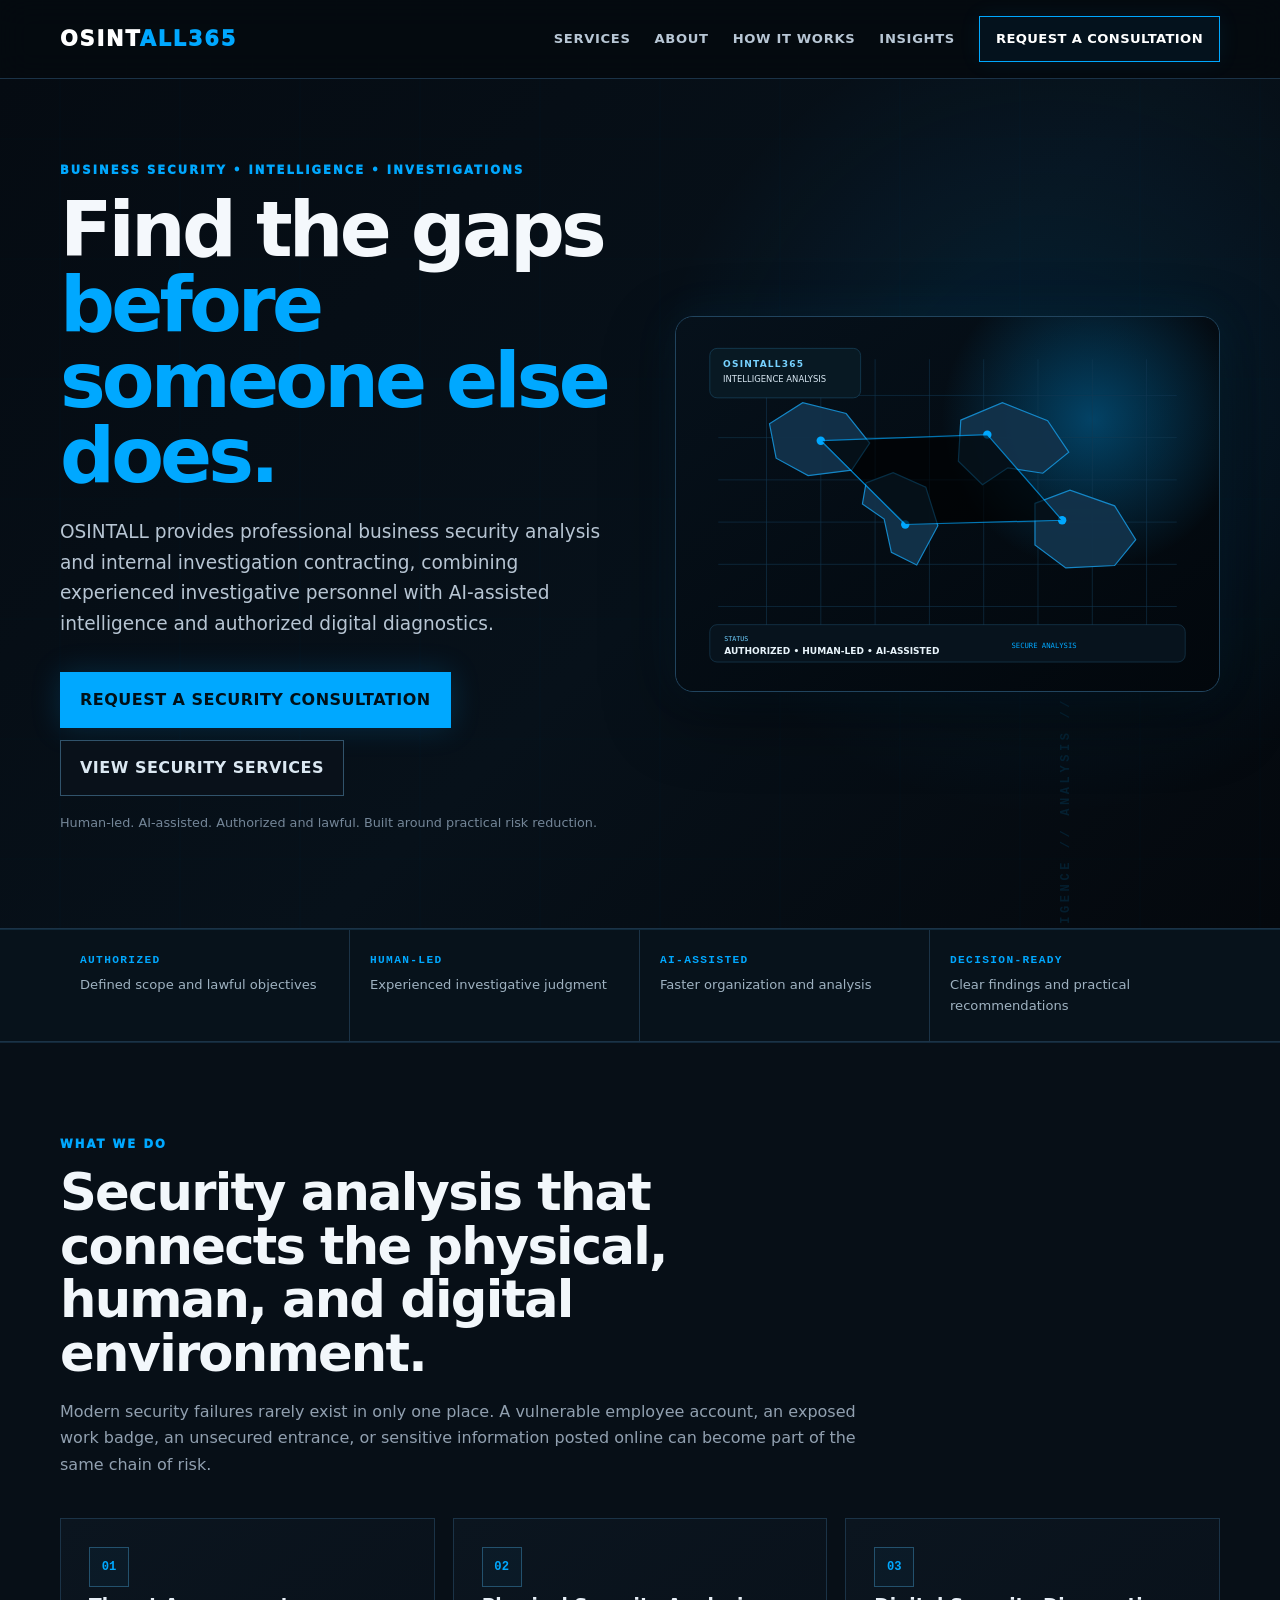
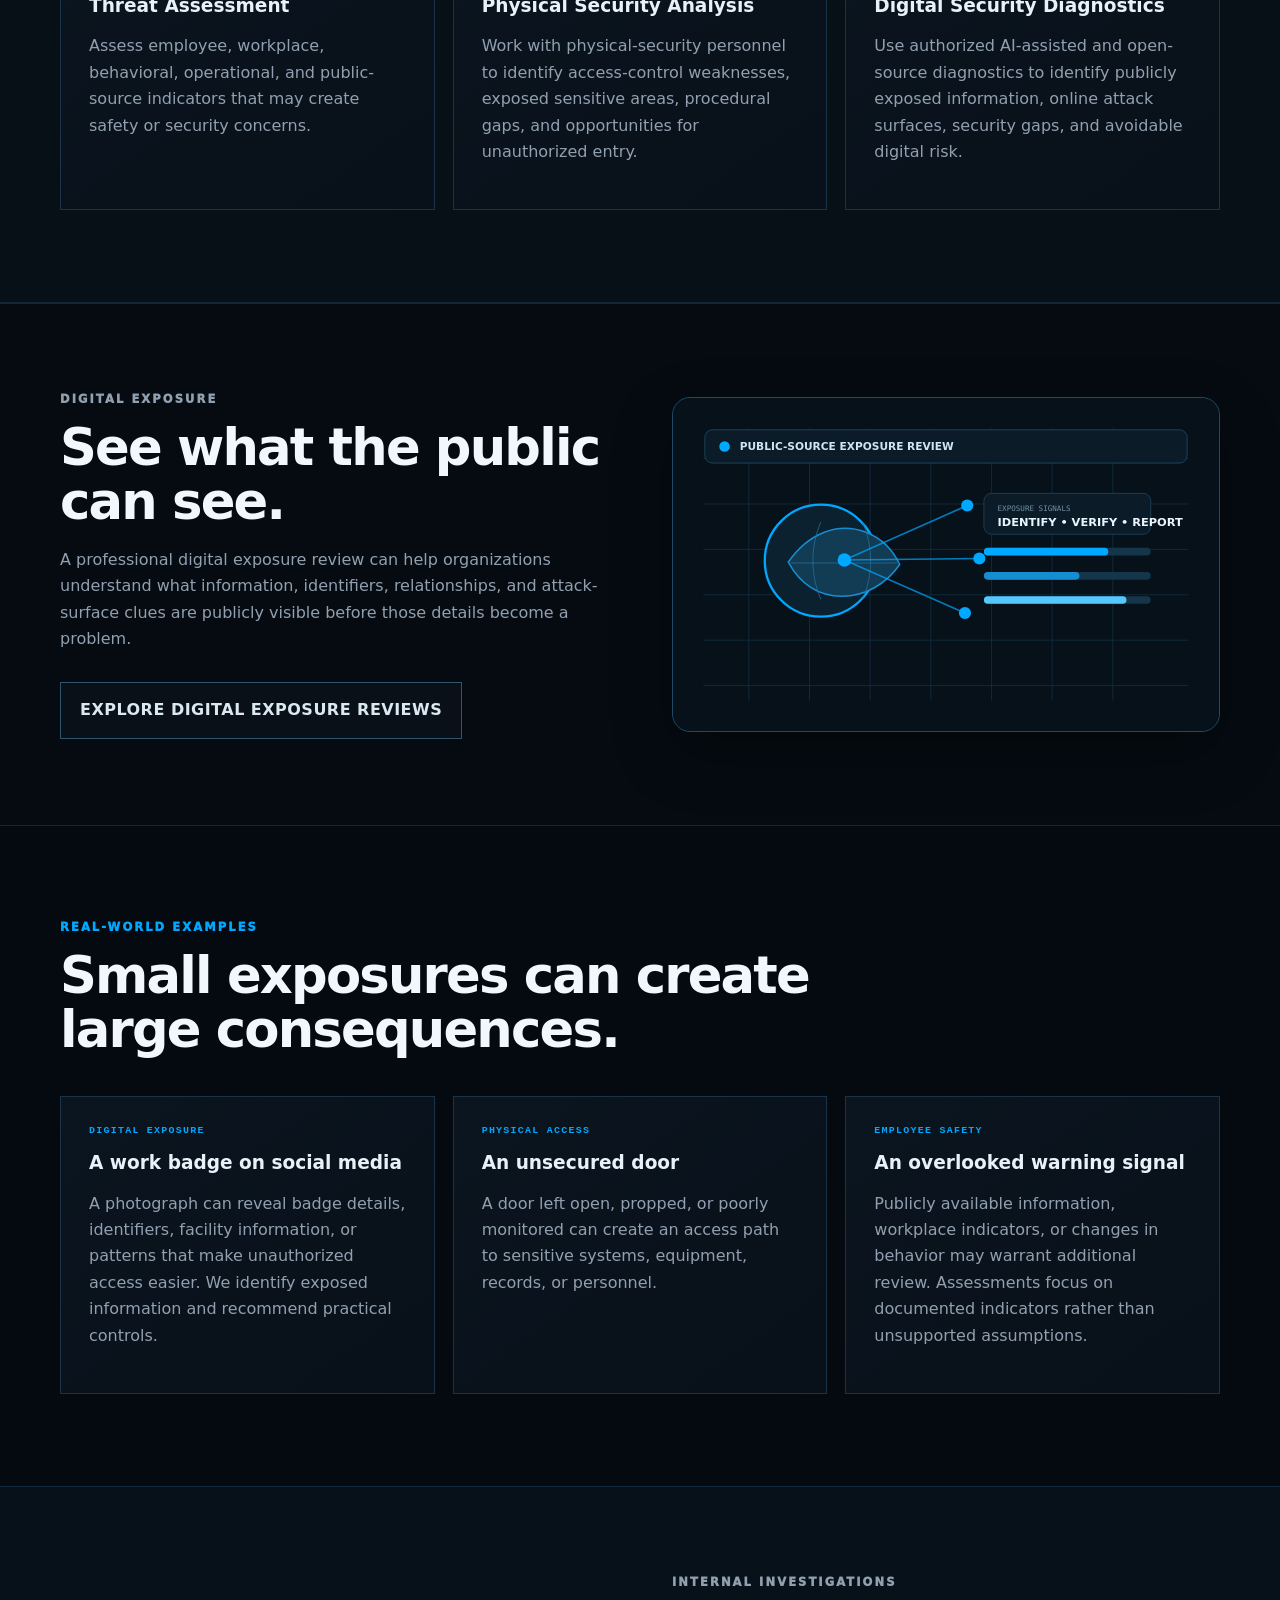
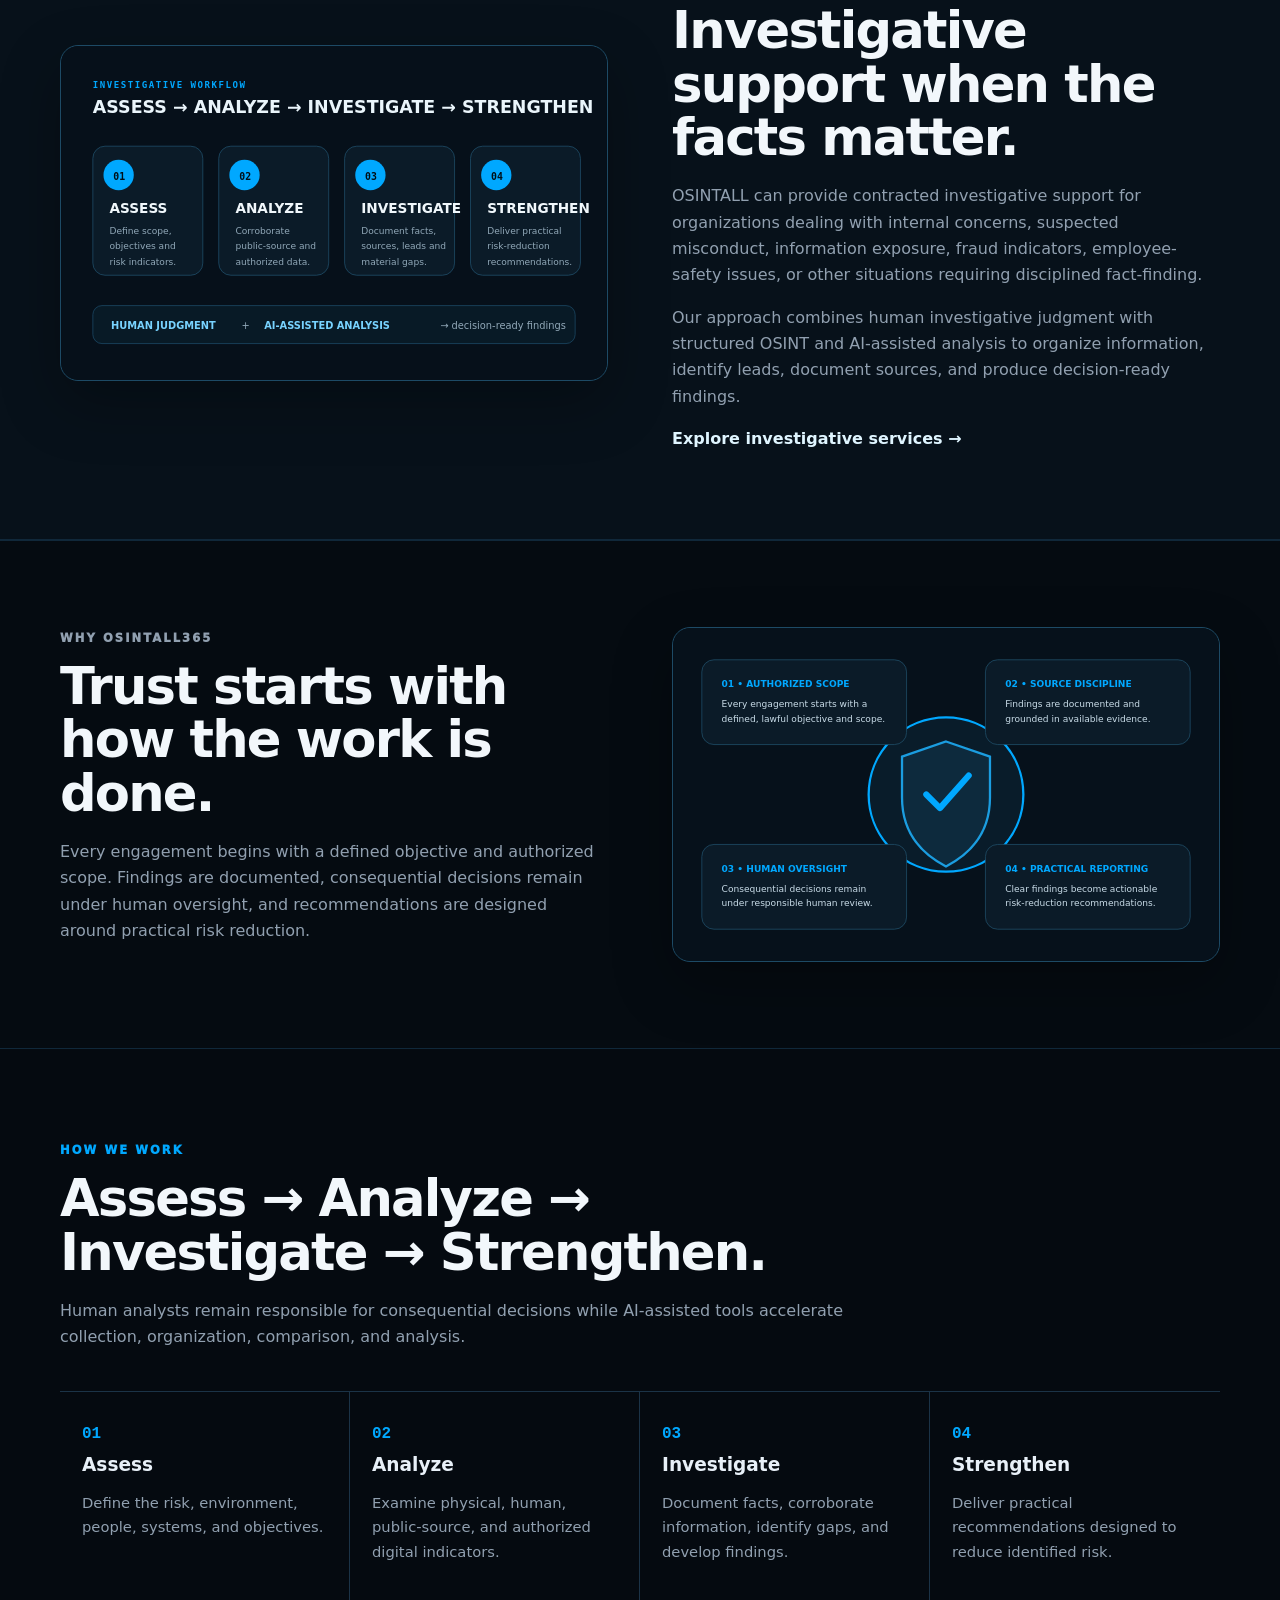
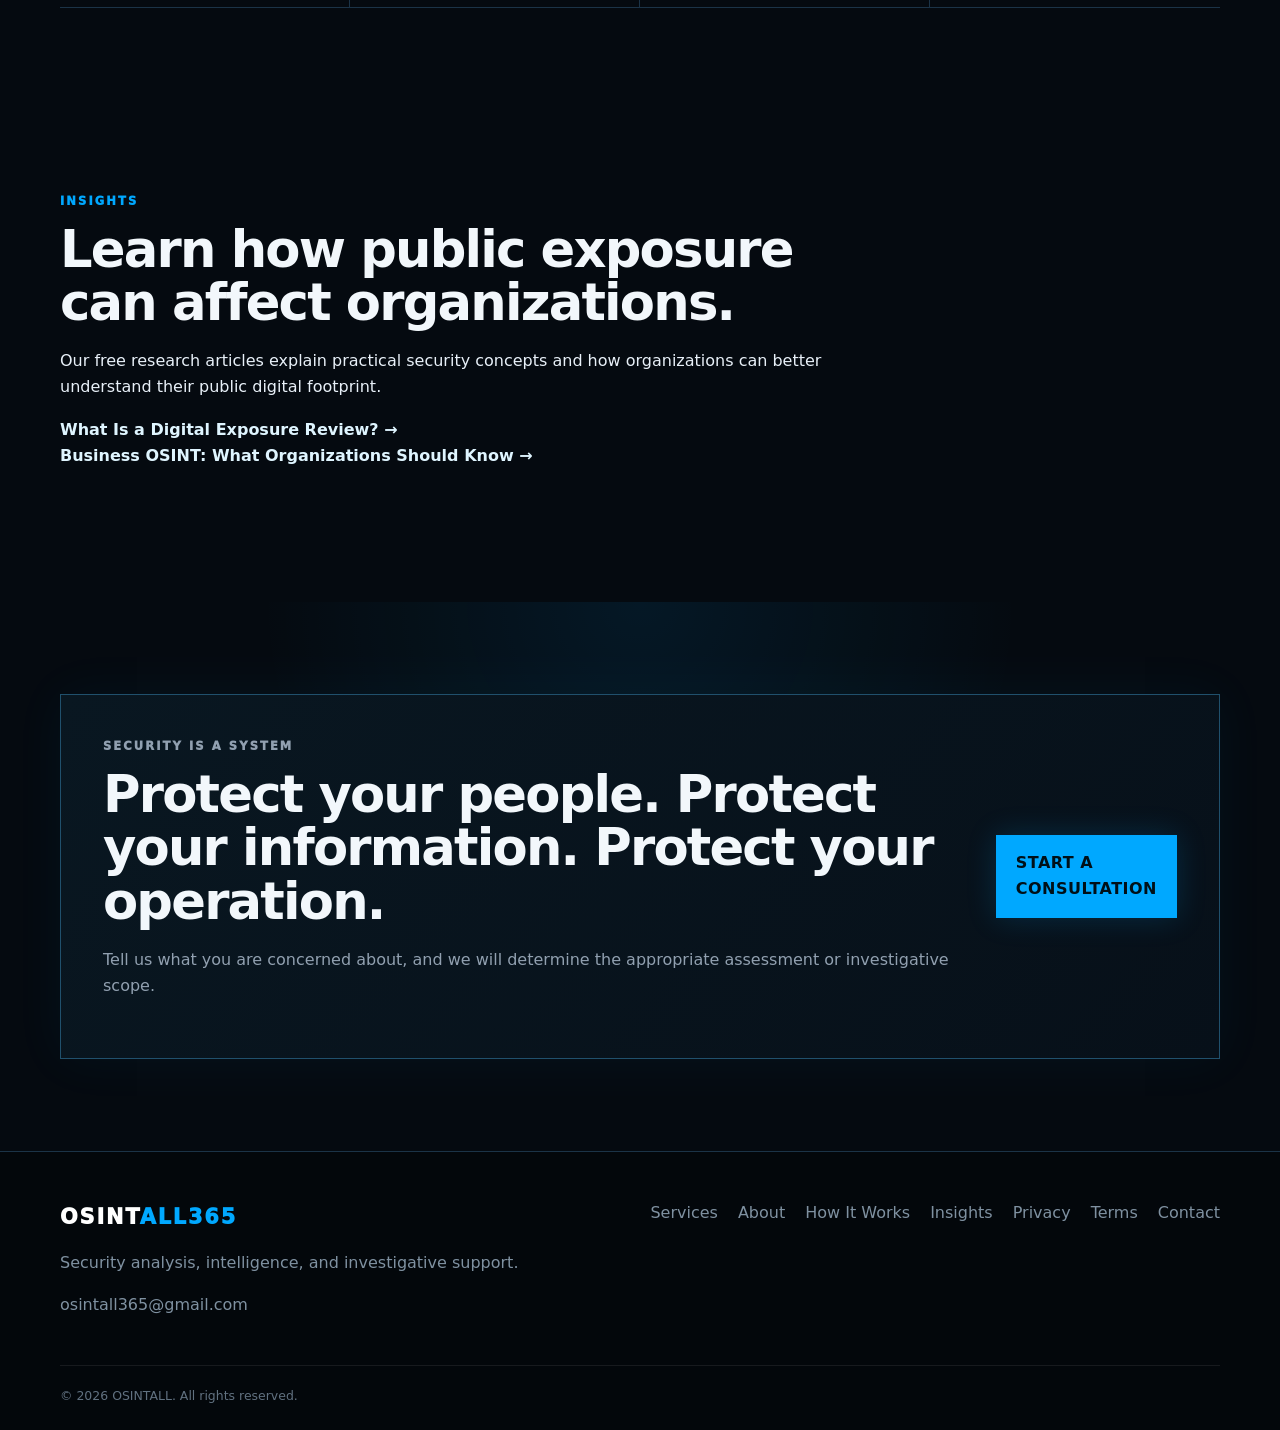
<file: index.html>
<!doctype html>
<html lang="en">
<head>
  <meta charset="utf-8">
  <meta name="viewport" content="width=device-width, initial-scale=1">
  <meta name="description" content="OSINTALL provides professional business security analysis, internal investigation contracting, threat assessment, physical security support, employee safety risk analysis, and authorized digital security diagnostics.">
  <meta name="robots" content="index,follow">
  <meta property="og:title" content="OSINTALL365 | Security Analysis • Intelligence • Investigations">
  <meta property="og:description" content="Human-led security analysis, intelligence, and investigative support for organizations and businesses.">
  <meta property="og:image" content="assets/osintall-hero.svg">
  <meta name="twitter:card" content="summary_large_image">
  <title>OSINTALL | Security Analysis • Intelligence • Investigations</title>
  <link rel="stylesheet" href="styles.css">
</head>
<body>
  <header class="site-header">
    <div class="container nav-wrap">
      <a class="brand" href="index.html">OSINT<span>ALL365</span></a>
      <nav aria-label="Main navigation">
        <a href="services.html">Services</a><a href="about.html">About</a><a href="how-it-works.html">How It Works</a><a href="digital-exposure-review.html">Insights</a><a class="nav-cta" href="contact.html">Request a Consultation</a>
      </nav>
    </div>
  </header>

  <main>
    <section class="hero">
      <div class="digital-grid"></div>
      <div class="container hero-grid">
        <div class="hero-copy">
          <p class="eyebrow">BUSINESS SECURITY • INTELLIGENCE • INVESTIGATIONS</p>
          <h1>Find the gaps <span>before someone else does.</span></h1>
          <p class="lead">OSINTALL provides professional business security analysis and internal investigation contracting, combining experienced investigative personnel with AI-assisted intelligence and authorized digital diagnostics.</p>
          <div class="actions"><a class="button primary" href="contact.html">Request a Security Consultation</a><a class="button secondary" href="services.html">View Security Services</a></div>
          <p class="note">Human-led. AI-assisted. Authorized and lawful. Built around practical risk reduction.</p>
        </div>
        <div class="hero-visual"><img src="assets/osintall-hero.svg" alt="OSINTALL365 security intelligence workspace showing digital analysis and investigative data" loading="eager"></div>
      </div>
    </section>

    <section class="trust-strip"><div class="container trust-grid"><div><strong>AUTHORIZED</strong><span>Defined scope and lawful objectives</span></div><div><strong>HUMAN-LED</strong><span>Experienced investigative judgment</span></div><div><strong>AI-ASSISTED</strong><span>Faster organization and analysis</span></div><div><strong>DECISION-READY</strong><span>Clear findings and practical recommendations</span></div></div></section>

    <section class="section section-dark"><div class="container"><div class="section-heading"><p class="eyebrow">WHAT WE DO</p><h2>Security analysis that connects the physical, human, and digital environment.</h2><p>Modern security failures rarely exist in only one place. A vulnerable employee account, an exposed work badge, an unsecured entrance, or sensitive information posted online can become part of the same chain of risk.</p></div><div class="cards three"><article class="card"><span class="icon">01</span><h3>Threat Assessment</h3><p>Assess employee, workplace, behavioral, operational, and public-source indicators that may create safety or security concerns.</p></article><article class="card"><span class="icon">02</span><h3>Physical Security Analysis</h3><p>Work with physical-security personnel to identify access-control weaknesses, exposed sensitive areas, procedural gaps, and opportunities for unauthorized entry.</p></article><article class="card"><span class="icon">03</span><h3>Digital Security Diagnostics</h3><p>Use authorized AI-assisted and open-source diagnostics to identify publicly exposed information, online attack surfaces, security gaps, and avoidable digital risk.</p></article></div></div></section>

    <section class="visual-feature"><div class="container visual-grid"><div class="visual-copy"><p class="eyebrow">DIGITAL EXPOSURE</p><h2>See what the public can see.</h2><p>A professional digital exposure review can help organizations understand what information, identifiers, relationships, and attack-surface clues are publicly visible before those details become a problem.</p><a class="button secondary" href="digital-exposure-review.html">Explore Digital Exposure Reviews</a></div><div class="visual-card"><img src="assets/digital-exposure.svg" alt="Illustration of a public-source digital exposure review and connected risk signals" loading="lazy"></div></div></section>

    <section class="section"><div class="container"><div class="section-heading"><p class="eyebrow">REAL-WORLD EXAMPLES</p><h2>Small exposures can create large consequences.</h2></div><div class="cards three"><article class="card"><span class="risk-tag">DIGITAL EXPOSURE</span><h3>A work badge on social media</h3><p>A photograph can reveal badge details, identifiers, facility information, or patterns that make unauthorized access easier. We identify exposed information and recommend practical controls.</p></article><article class="card"><span class="risk-tag">PHYSICAL ACCESS</span><h3>An unsecured door</h3><p>A door left open, propped, or poorly monitored can create an access path to sensitive systems, equipment, records, or personnel.</p></article><article class="card"><span class="risk-tag">EMPLOYEE SAFETY</span><h3>An overlooked warning signal</h3><p>Publicly available information, workplace indicators, or changes in behavior may warrant additional review. Assessments focus on documented indicators rather than unsupported assumptions.</p></article></div></div></section>

    <section class="visual-feature dark-feature"><div class="container visual-grid reverse"><div class="visual-card"><img src="assets/investigative-workflow.svg" alt="Four-stage OSINTALL365 investigative workflow from assessment through practical recommendations" loading="lazy"></div><div class="visual-copy"><p class="eyebrow">INTERNAL INVESTIGATIONS</p><h2>Investigative support when the facts matter.</h2><p>OSINTALL can provide contracted investigative support for organizations dealing with internal concerns, suspected misconduct, information exposure, fraud indicators, employee-safety issues, or other situations requiring disciplined fact-finding.</p><p>Our approach combines human investigative judgment with structured OSINT and AI-assisted analysis to organize information, identify leads, document sources, and produce decision-ready findings.</p><a class="text-link" href="services.html">Explore investigative services →</a></div></div></section>

    <section class="visual-feature"><div class="container visual-grid"><div class="visual-copy"><p class="eyebrow">WHY OSINTALL365</p><h2>Trust starts with how the work is done.</h2><p>Every engagement begins with a defined objective and authorized scope. Findings are documented, consequential decisions remain under human oversight, and recommendations are designed around practical risk reduction.</p></div><div class="visual-card"><img src="assets/trust-security.svg" alt="OSINTALL365 trust principles: authorized scope, source discipline, human oversight, and practical reporting" loading="lazy"></div></div></section>

    <section class="section"><div class="container"><div class="section-heading"><p class="eyebrow">HOW WE WORK</p><h2>Assess → Analyze → Investigate → Strengthen.</h2><p>Human analysts remain responsible for consequential decisions while AI-assisted tools accelerate collection, organization, comparison, and analysis.</p></div><div class="process-grid"><article class="process-step"><span>01</span><h3>Assess</h3><p>Define the risk, environment, people, systems, and objectives.</p></article><article class="process-step"><span>02</span><h3>Analyze</h3><p>Examine physical, human, public-source, and authorized digital indicators.</p></article><article class="process-step"><span>03</span><h3>Investigate</h3><p>Document facts, corroborate information, identify gaps, and develop findings.</p></article><article class="process-step"><span>04</span><h3>Strengthen</h3><p>Deliver practical recommendations designed to reduce identified risk.</p></article></div></div></section>

    <section class="section"><div class="container"><div class="section-heading"><p class="eyebrow">INSIGHTS</p><h2>Learn how public exposure can affect organizations.</h2><p>Our free research articles explain practical security concepts and how organizations can better understand their public digital footprint.</p><p><a class="text-link" href="digital-exposure-review.html">What Is a Digital Exposure Review? →</a><br><a class="text-link" href="business-osint.html">Business OSINT: What Organizations Should Know →</a></p></div></div></section>

    <section class="section section-accent"><div class="container cta-panel"><div><p class="eyebrow">SECURITY IS A SYSTEM</p><h2>Protect your people. Protect your information. Protect your operation.</h2><p>Tell us what you are concerned about, and we will determine the appropriate assessment or investigative scope.</p></div><a class="button primary" href="contact.html">Start a Consultation</a></div></section>
  </main>

  <footer class="site-footer"><div class="container footer-grid"><div><a class="brand" href="index.html">OSINT<span>ALL365</span></a><p>Security analysis, intelligence, and investigative support.</p><p><a href="mailto:osintall365@gmail.com">osintall365@gmail.com</a></p></div><div><a href="services.html">Services</a><a href="about.html">About</a><a href="how-it-works.html">How It Works</a><a href="digital-exposure-review.html">Insights</a><a href="privacy.html">Privacy</a><a href="terms.html">Terms</a><a href="contact.html">Contact</a></div></div><div class="container copyright">© 2026 OSINTALL. All rights reserved.</div></footer>
  <script src="script.js"></script>
</body>
</html>
</file>
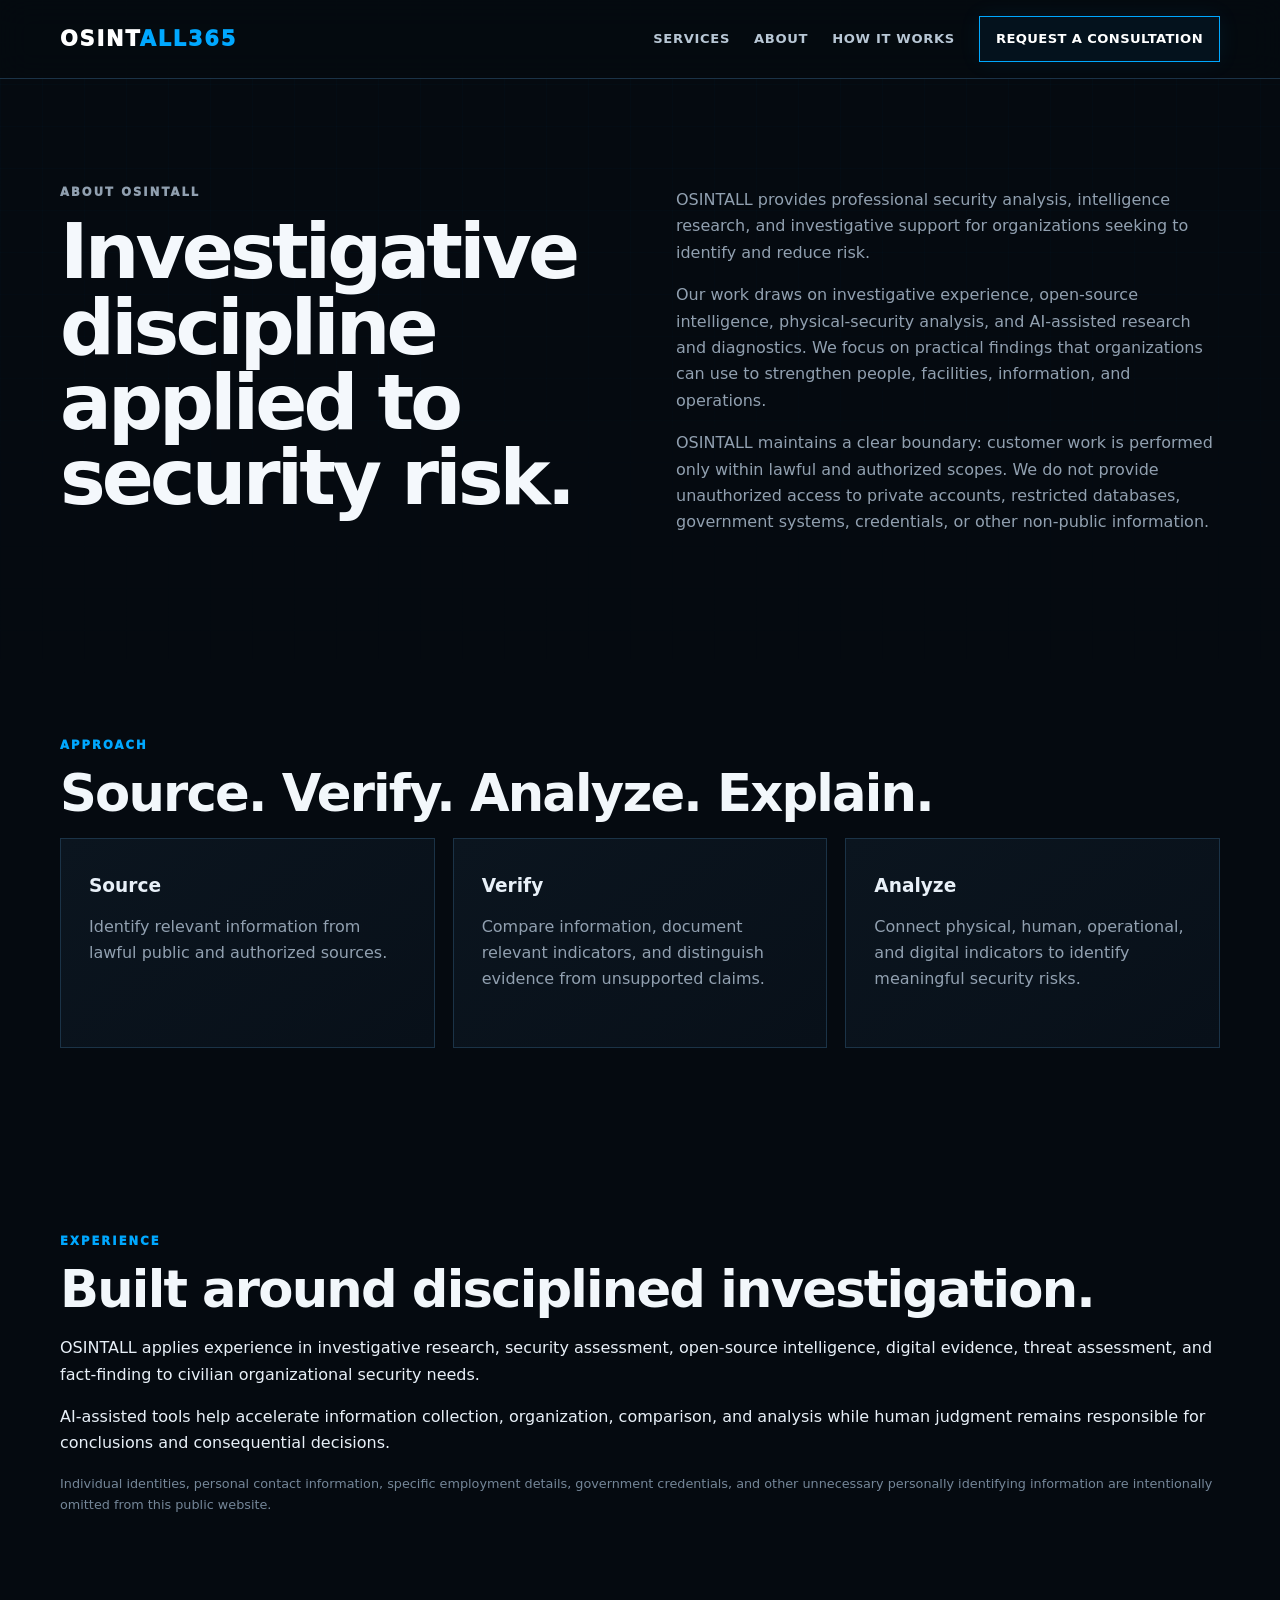
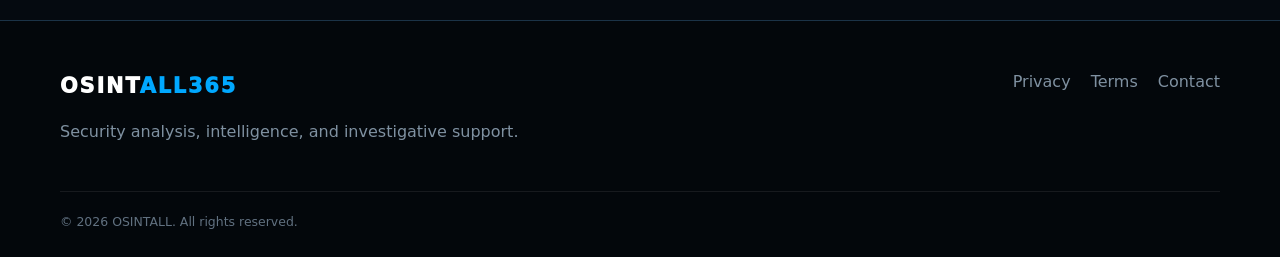
<file: about.html>
<!doctype html><html lang="en"><head><meta charset="utf-8"><meta name="viewport" content="width=device-width,initial-scale=1"><meta name="description" content="About OSINTALL — professional security analysis, intelligence, and investigative support."><title>About | OSINTALL365</title><link rel="stylesheet" href="styles.css"></head><body><header class="site-header"><div class="container nav-wrap"><a class="brand" href="index.html">OSINT<span>ALL365</span></a><nav><a href="services.html">Services</a><a href="about.html">About</a><a href="how-it-works.html">How It Works</a><a class="nav-cta" href="contact.html">Request a Consultation</a></nav></div></header><main><section class="section"><div class="container split"><div><p class="eyebrow">ABOUT OSINTALL</p><h1>Investigative discipline applied to security risk.</h1></div><div><p>OSINTALL provides professional security analysis, intelligence research, and investigative support for organizations seeking to identify and reduce risk.</p><p>Our work draws on investigative experience, open-source intelligence, physical-security analysis, and AI-assisted research and diagnostics. We focus on practical findings that organizations can use to strengthen people, facilities, information, and operations.</p><p>OSINTALL maintains a clear boundary: customer work is performed only within lawful and authorized scopes. We do not provide unauthorized access to private accounts, restricted databases, government systems, credentials, or other non-public information.</p></div></div></section><section class="section dark"><div class="container"><p class="eyebrow">APPROACH</p><h2>Source. Verify. Analyze. Explain.</h2><div class="cards three"><article class="card"><h3>Source</h3><p>Identify relevant information from lawful public and authorized sources.</p></article><article class="card"><h3>Verify</h3><p>Compare information, document relevant indicators, and distinguish evidence from unsupported claims.</p></article><article class="card"><h3>Analyze</h3><p>Connect physical, human, operational, and digital indicators to identify meaningful security risks.</p></article></div></div></section><section class="section"><div class="container"><p class="eyebrow">EXPERIENCE</p><h2>Built around disciplined investigation.</h2><p>OSINTALL applies experience in investigative research, security assessment, open-source intelligence, digital evidence, threat assessment, and fact-finding to civilian organizational security needs.</p><p>AI-assisted tools help accelerate information collection, organization, comparison, and analysis while human judgment remains responsible for conclusions and consequential decisions.</p><p class="note">Individual identities, personal contact information, specific employment details, government credentials, and other unnecessary personally identifying information are intentionally omitted from this public website.</p></div></section></main><footer class="site-footer"><div class="container footer-grid"><div><a class="brand" href="index.html">OSINT<span>ALL365</span></a><p>Security analysis, intelligence, and investigative support.</p></div><div><a href="privacy.html">Privacy</a><a href="terms.html">Terms</a><a href="contact.html">Contact</a></div></div><div class="container copyright">© 2026 OSINTALL. All rights reserved.</div></footer></body></html>
</file>
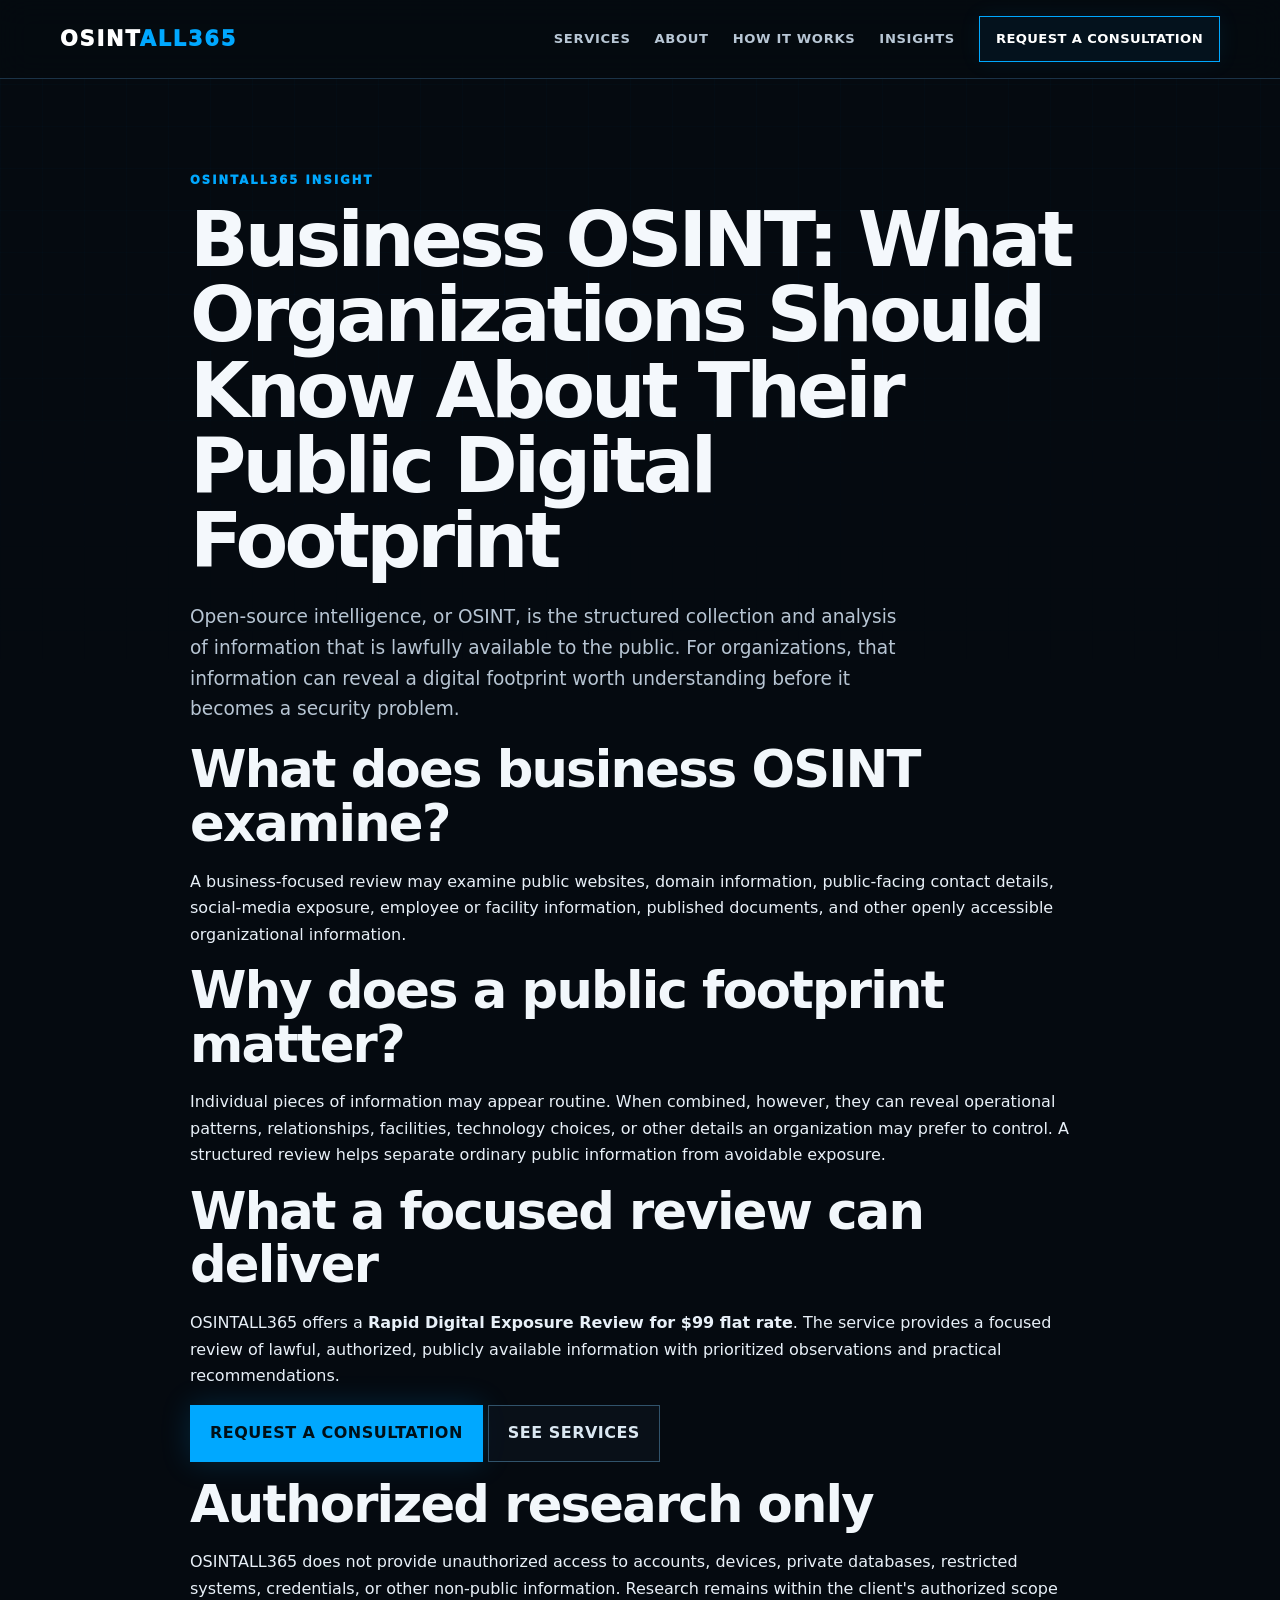
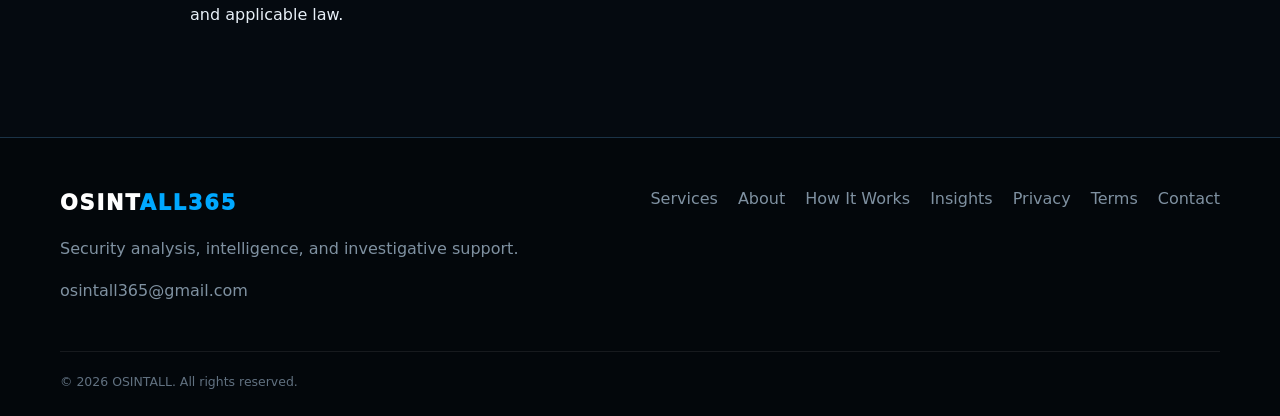
<file: business-osint.html>
<!doctype html>
<html lang="en">
<head>
  <meta charset="utf-8">
  <meta name="viewport" content="width=device-width, initial-scale=1">
  <meta name="description" content="Business OSINT explained: understand your organization's public digital footprint, common exposure categories, and practical risk-reduction steps.">
  <meta name="robots" content="index,follow">
  <link rel="canonical" href="https://osintall365-code.github.io/OSINTALL365/business-osint.html">
  <title>Business OSINT: What Organizations Should Know | OSINTALL365</title>
  <link rel="stylesheet" href="styles.css">
</head>
<body>
  <header class="site-header"><div class="container nav-wrap"><a class="brand" href="index.html">OSINT<span>ALL365</span></a><nav aria-label="Main navigation"><a href="services.html">Services</a><a href="about.html">About</a><a href="how-it-works.html">How It Works</a><a href="digital-exposure-review.html">Insights</a><a class="nav-cta" href="contact.html">Request a Consultation</a></nav></div></header>
  <main>
    <article class="section">
      <div class="container" style="max-width:900px">
        <p class="eyebrow">OSINTALL365 INSIGHT</p>
        <h1>Business OSINT: What Organizations Should Know About Their Public Digital Footprint</h1>
        <p class="lead">Open-source intelligence, or OSINT, is the structured collection and analysis of information that is lawfully available to the public. For organizations, that information can reveal a digital footprint worth understanding before it becomes a security problem.</p>
        <h2>What does business OSINT examine?</h2>
        <p>A business-focused review may examine public websites, domain information, public-facing contact details, social-media exposure, employee or facility information, published documents, and other openly accessible organizational information.</p>
        <h2>Why does a public footprint matter?</h2>
        <p>Individual pieces of information may appear routine. When combined, however, they can reveal operational patterns, relationships, facilities, technology choices, or other details an organization may prefer to control. A structured review helps separate ordinary public information from avoidable exposure.</p>
        <h2>What a focused review can deliver</h2>
        <p>OSINTALL365 offers a <strong>Rapid Digital Exposure Review for $99 flat rate</strong>. The service provides a focused review of lawful, authorized, publicly available information with prioritized observations and practical recommendations.</p>
        <p><a class="button primary" href="contact.html">Request a consultation</a> <a class="button secondary" href="services.html">See services</a></p>
        <h2>Authorized research only</h2>
        <p>OSINTALL365 does not provide unauthorized access to accounts, devices, private databases, restricted systems, credentials, or other non-public information. Research remains within the client's authorized scope and applicable law.</p>
      </div>
    </article>
  </main>
  <footer class="site-footer"><div class="container footer-grid"><div><a class="brand" href="index.html">OSINT<span>ALL365</span></a><p>Security analysis, intelligence, and investigative support.</p><p><a href="mailto:osintall365@gmail.com">osintall365@gmail.com</a></p></div><div><a href="services.html">Services</a><a href="about.html">About</a><a href="how-it-works.html">How It Works</a><a href="digital-exposure-review.html">Insights</a><a href="privacy.html">Privacy</a><a href="terms.html">Terms</a><a href="contact.html">Contact</a></div></div><div class="container copyright">© 2026 OSINTALL. All rights reserved.</div></footer>
  <script src="script.js"></script>
</body>
</html>
</file>
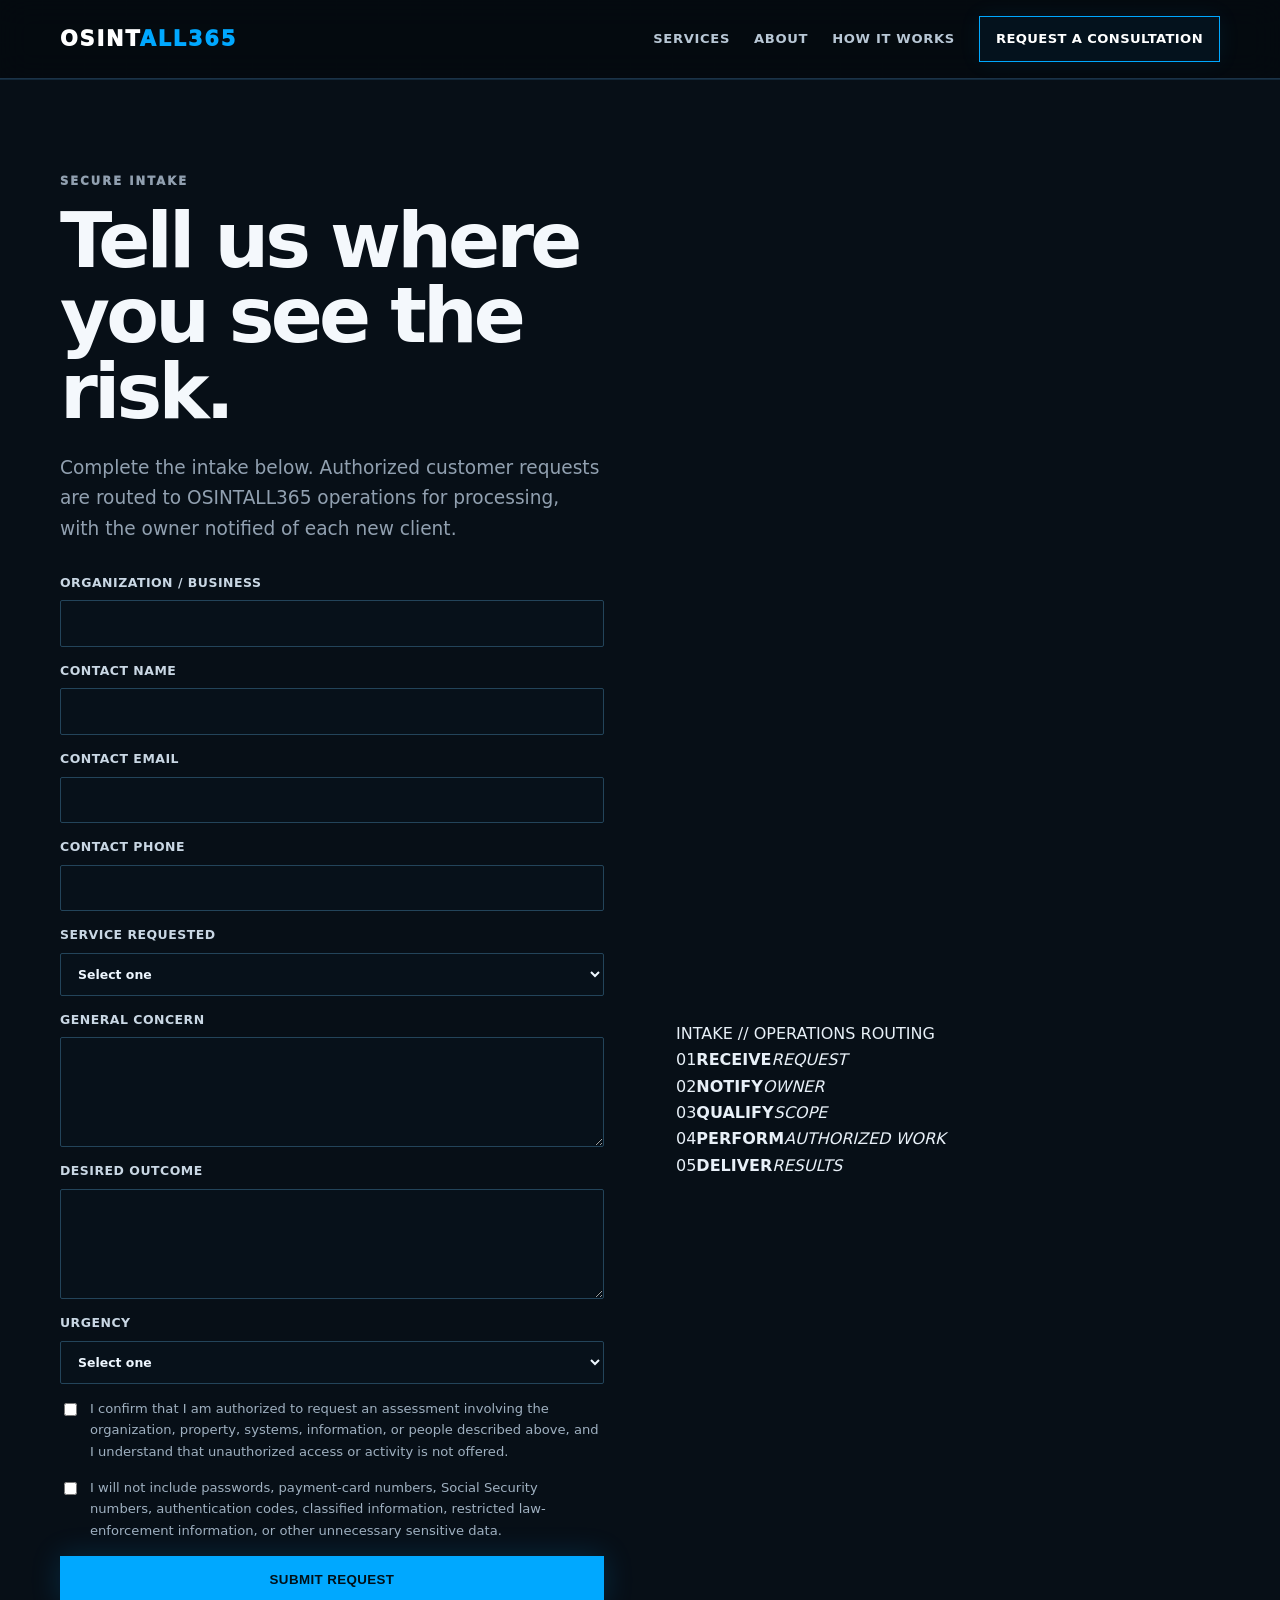
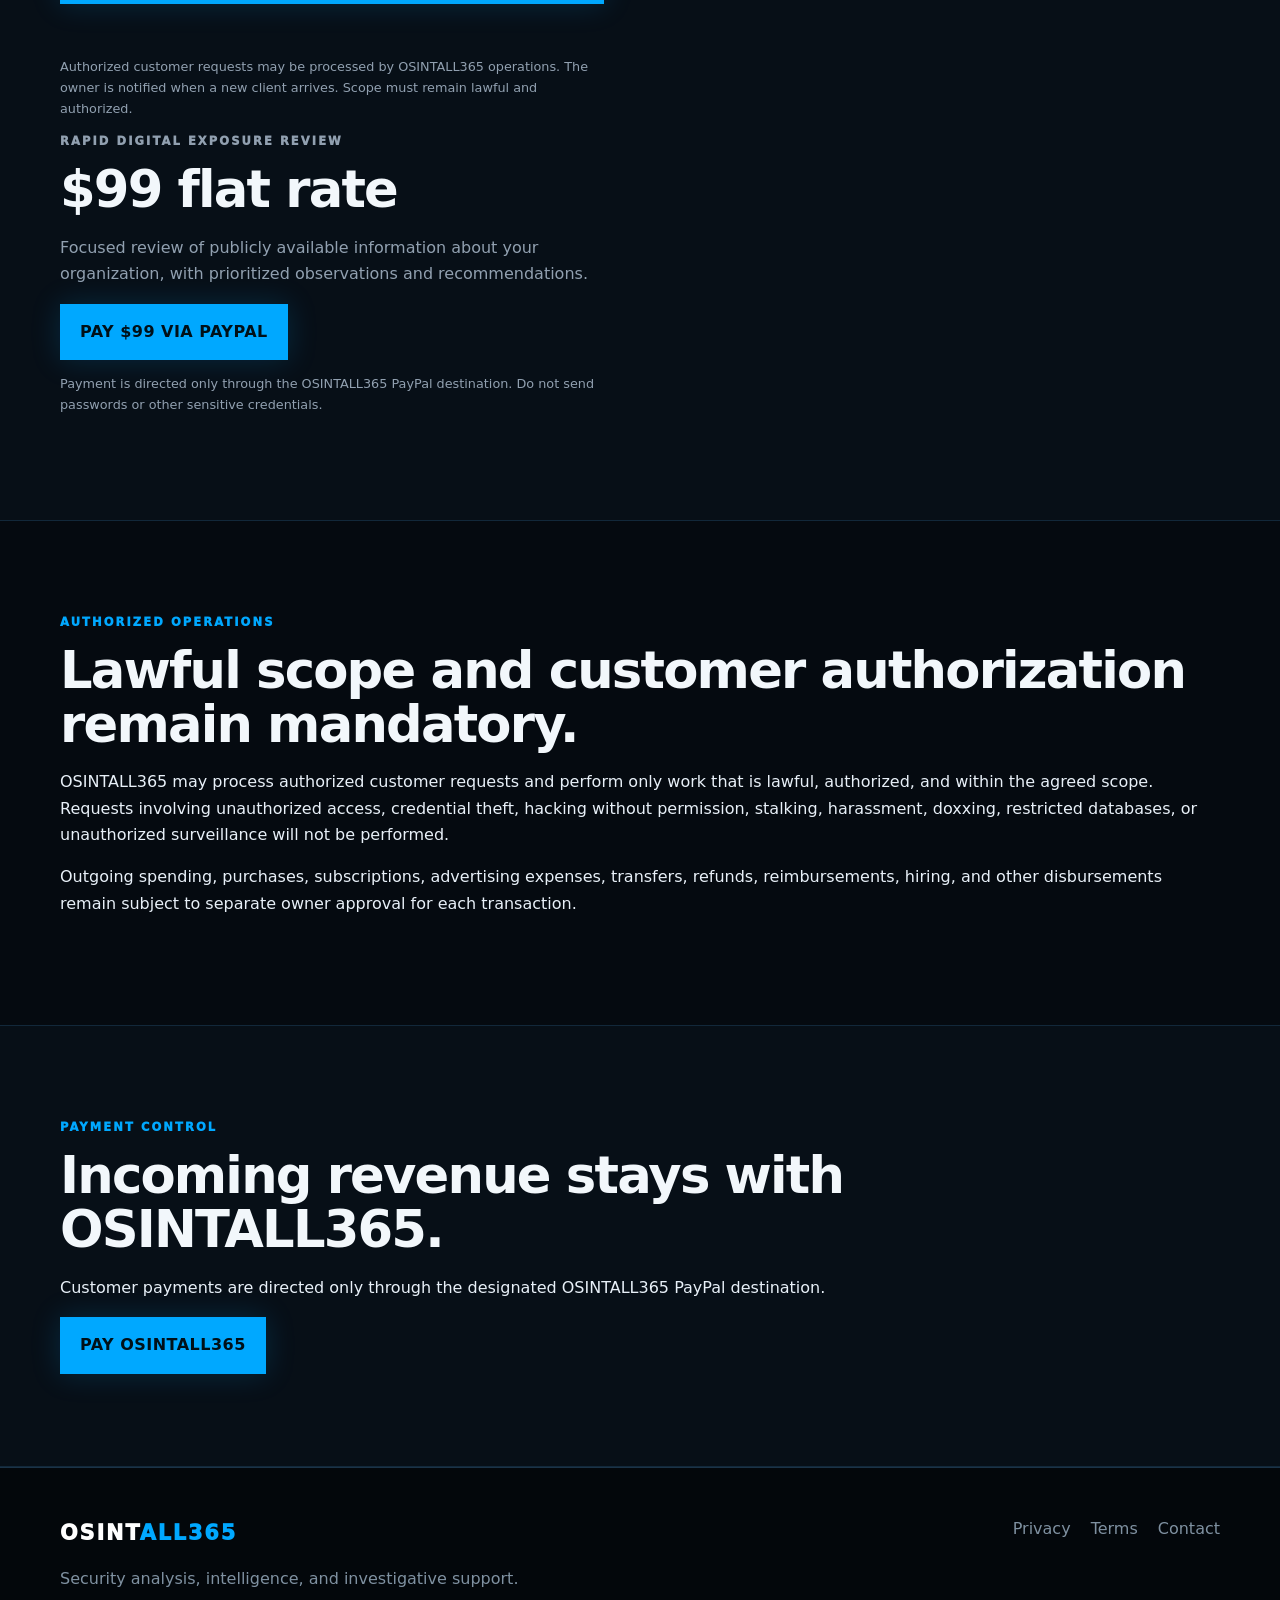
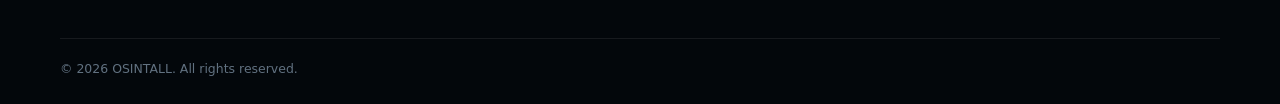
<file: contact.html>
<!doctype html><html lang="en"><head><meta charset="utf-8"><meta name="viewport" content="width=device-width,initial-scale=1"><meta name="description" content="Request an OSINTALL365 security, intelligence, or investigative consultation."><title>Request a Consultation | OSINTALL365</title><link rel="stylesheet" href="styles.css"></head><body><header class="site-header"><div class="container nav-wrap"><a class="brand" href="index.html">OSINT<span>ALL365</span></a><nav><a href="services.html">Services</a><a href="about.html">About</a><a href="how-it-works.html">How It Works</a><a class="nav-cta" href="contact.html">Request a Consultation</a></nav></div></header><main><section class="section section-dark"><div class="container split"><div><p class="eyebrow">SECURE INTAKE</p><h1>Tell us where you see the risk.</h1><p class="lead">Complete the intake below. Authorized customer requests are routed to OSINTALL365 operations for processing, with the owner notified of each new client.</p><form id="intakeForm" class="intake-form"><label>Organization / Business<input name="organization" required maxlength="120" autocomplete="organization"></label><label>Contact name<input name="contactName" required maxlength="120" autocomplete="name"></label><label>Contact email<input name="contactEmail" type="email" required maxlength="160" autocomplete="email"></label><label>Contact phone<input name="contactPhone" type="tel" maxlength="40" autocomplete="tel"></label><label>Service requested<select name="service" required><option value="">Select one</option><option>Rapid Digital Exposure Review — $99</option><option>Physical Security</option><option>Employee Safety</option><option>Digital Exposure</option><option>OSINT / Digital Footprint</option><option>Internal Investigation</option><option>Monitoring</option><option>Other</option></select></label><label>General concern<textarea name="concern" required maxlength="3000"></textarea></label><label>Desired outcome<textarea name="outcome" maxlength="2000"></textarea></label><label>Urgency<select name="urgency" required><option value="">Select one</option><option>Routine</option><option>Time-sensitive</option><option>Urgent</option></select></label><label class="checkbox"><input type="checkbox" name="authorization" required> I confirm that I am authorized to request an assessment involving the organization, property, systems, information, or people described above, and I understand that unauthorized access or activity is not offered.</label><label class="checkbox"><input type="checkbox" name="sensitiveData" required> I will not include passwords, payment-card numbers, Social Security numbers, authentication codes, classified information, restricted law-enforcement information, or other unnecessary sensitive data.</label><button class="button primary" type="submit">Submit Request</button><p id="formStatus" class="note" role="status"></p></form><p class="note">Authorized customer requests may be processed by OSINTALL365 operations. The owner is notified when a new client arrives. Scope must remain lawful and authorized.</p><div class="payment-panel"><p class="eyebrow">RAPID DIGITAL EXPOSURE REVIEW</p><h2>$99 flat rate</h2><p>Focused review of publicly available information about your organization, with prioritized observations and recommendations.</p><a class="button primary" href="https://www.paypal.me/OSINTALL365" target="_blank" rel="noopener">Pay $99 via PayPal</a><p class="note">Payment is directed only through the OSINTALL365 PayPal destination. Do not send passwords or other sensitive credentials.</p></div></div><div class="hero-panel"><div class="panel-label">INTAKE // OPERATIONS ROUTING</div><div class="diagnostic-list"><div><span>01</span><strong>RECEIVE</strong><em>REQUEST</em></div><div><span>02</span><strong>NOTIFY</strong><em>OWNER</em></div><div><span>03</span><strong>QUALIFY</strong><em>SCOPE</em></div><div><span>04</span><strong>PERFORM</strong><em>AUTHORIZED WORK</em></div><div><span>05</span><strong>DELIVER</strong><em>RESULTS</em></div></div></div></div></section><section class="section"><div class="container"><p class="eyebrow">AUTHORIZED OPERATIONS</p><h2>Lawful scope and customer authorization remain mandatory.</h2><p>OSINTALL365 may process authorized customer requests and perform only work that is lawful, authorized, and within the agreed scope. Requests involving unauthorized access, credential theft, hacking without permission, stalking, harassment, doxxing, restricted databases, or unauthorized surveillance will not be performed.</p><p>Outgoing spending, purchases, subscriptions, advertising expenses, transfers, refunds, reimbursements, hiring, and other disbursements remain subject to separate owner approval for each transaction.</p></div></section><section class="section section-dark"><div class="container"><p class="eyebrow">PAYMENT CONTROL</p><h2>Incoming revenue stays with OSINTALL365.</h2><p>Customer payments are directed only through the designated OSINTALL365 PayPal destination.</p><a class="button primary" href="https://www.paypal.me/OSINTALL365" target="_blank" rel="noopener">Pay OSINTALL365</a></div></section></main><footer class="site-footer"><div class="container footer-grid"><div><a class="brand" href="index.html">OSINT<span>ALL365</span></a><p>Security analysis, intelligence, and investigative support.</p></div><div><a href="privacy.html">Privacy</a><a href="terms.html">Terms</a><a href="contact.html">Contact</a></div></div><div class="container copyright">© 2026 OSINTALL. All rights reserved.</div></footer><script>const INTAKE_ENDPOINT='';document.getElementById('intakeForm').addEventListener('submit',function(e){e.preventDefault();const f=new FormData(this);const payload={organization:f.get('organization'),contactName:f.get('contactName'),contactEmail:f.get('contactEmail'),contactPhone:f.get('contactPhone'),service:f.get('service'),concern:f.get('concern'),outcome:f.get('outcome'),urgency:f.get('urgency'),authorization:f.get('authorization')?'Confirmed':'Not confirmed',sensitiveData:f.get('sensitiveData')?'Confirmed':'Not confirmed'};if(!INTAKE_ENDPOINT){const body=['OSINTALL365 NEW CLIENT REQUEST','',`Organization: ${payload.organization}`,`Contact name: ${payload.contactName}`,`Contact email: ${payload.contactEmail}`,`Contact phone: ${payload.contactPhone||'Not provided'}`,`Service: ${payload.service}`,`Urgency: ${payload.urgency}`,'','Concern:\n'+payload.concern,'','Desired outcome:\n'+(payload.outcome||'Not provided'),'','Authorization confirmed: Yes','Sensitive-data handling confirmed: Yes','','OSINTALL365 operations may process authorized customer work.','Owner notification: osintall365@gmail.com','Payment destination: https://www.paypal.me/OSINTALL365'].join('\n');const subject=`NEW CLIENT | ${payload.service} | ${payload.organization}`;window.location.href=`mailto:osintall365+eleanor@gmail.com?cc=osintall365@gmail.com&subject=${encodeURIComponent(subject)}&body=${encodeURIComponent(body)}`;document.getElementById('formStatus').textContent='Your email application should open with the completed request. The intake bridge will be connected after the Google Apps Script deployment is completed.';return;}fetch(INTAKE_ENDPOINT,{method:'POST',headers:{'Content-Type':'application/x-www-form-urlencoded'},body:new URLSearchParams(payload)}).then(r=>r.json()).then(data=>{document.getElementById('formStatus').textContent=data.ok?'Request received.':'Unable to submit automatically; please use the email fallback.';if(!data.ok) throw new Error(data.error||'Submission failed');}).catch(()=>{const body=['OSINTALL365 NEW CLIENT REQUEST','',`Organization: ${payload.organization}`,`Contact name: ${payload.contactName}`,`Contact email: ${payload.contactEmail}`,`Contact phone: ${payload.contactPhone||'Not provided'}`,`Service: ${payload.service}`,`Urgency: ${payload.urgency}`,'','Concern:\n'+payload.concern,'','Desired outcome:\n'+(payload.outcome||'Not provided'),'','Authorization confirmed: Yes','Sensitive-data handling confirmed: Yes'].join('\n');window.location.href=`mailto:osintall365+eleanor@gmail.com?cc=osintall365@gmail.com&subject=${encodeURIComponent('NEW CLIENT | '+payload.service+' | '+payload.organization)}&body=${encodeURIComponent(body)}`;});});</script></body></html>
</file>
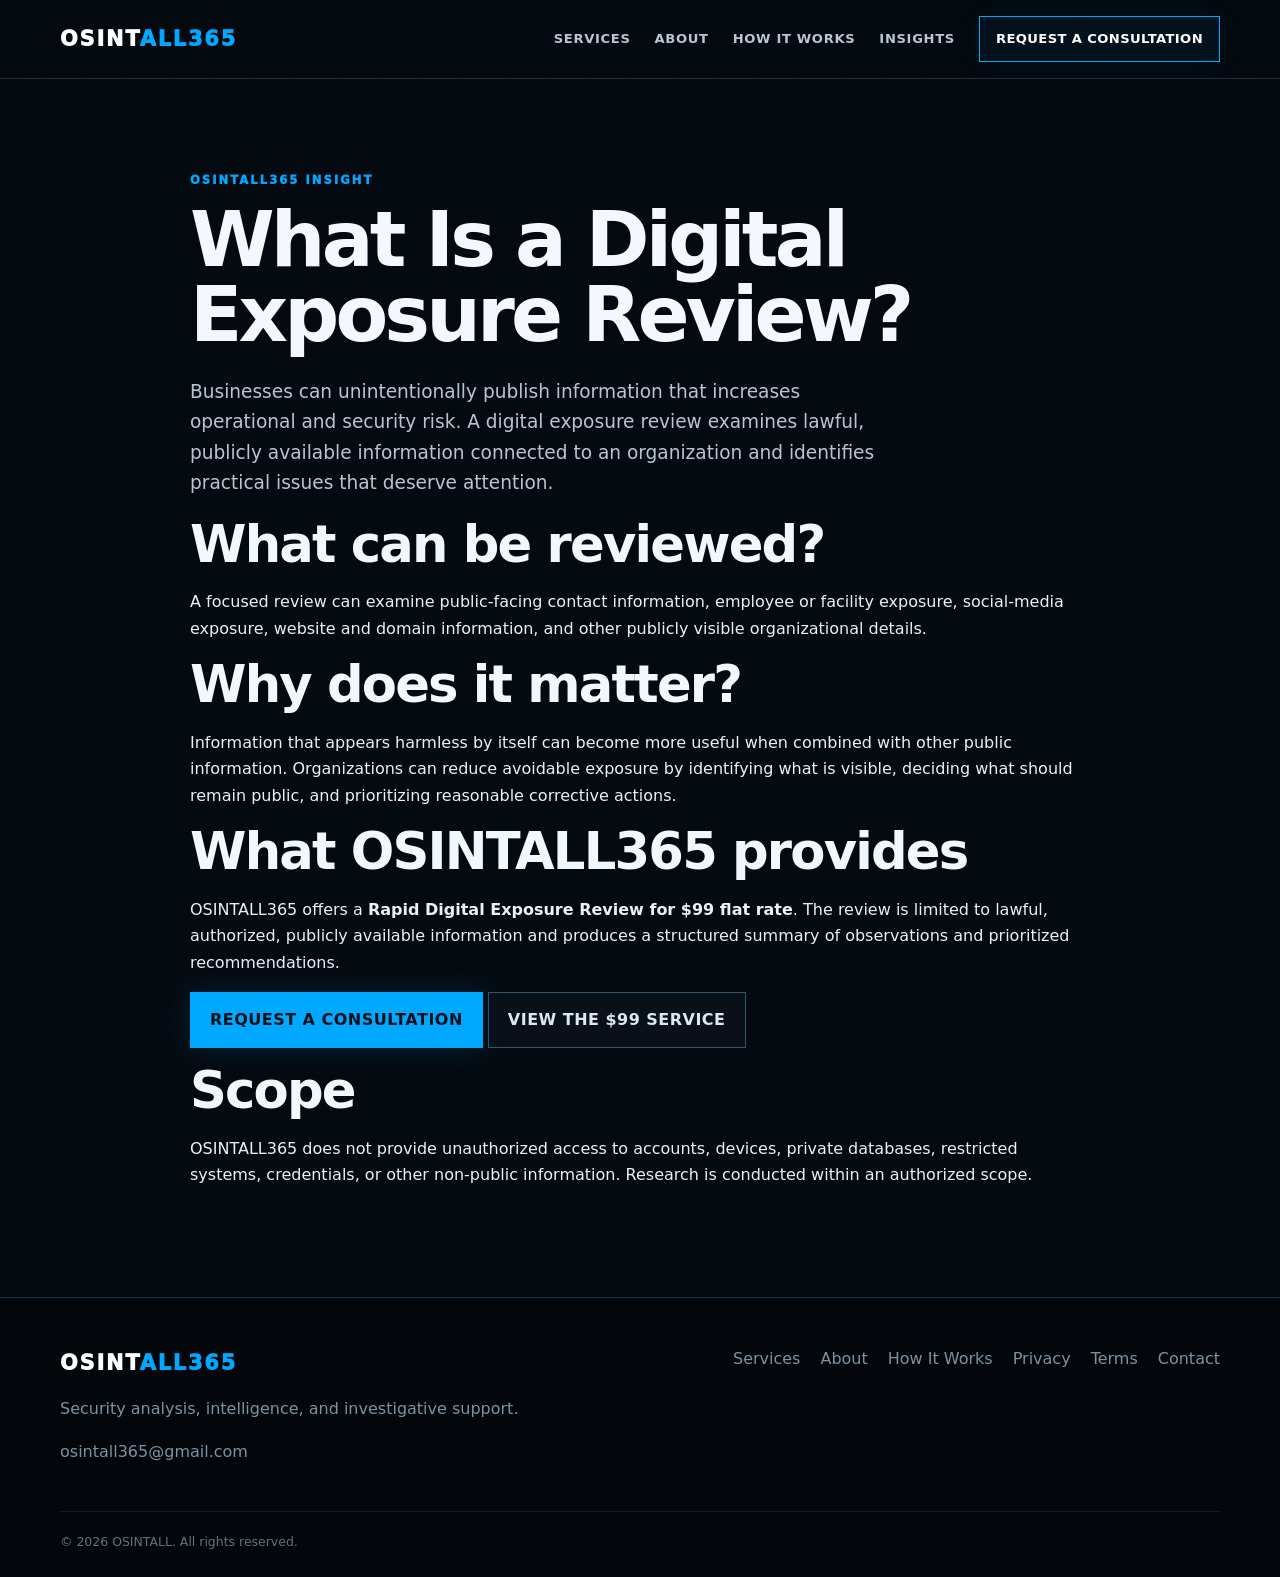
<file: digital-exposure-review.html>
<!doctype html>
<html lang="en">
<head>
  <meta charset="utf-8">
  <meta name="viewport" content="width=device-width, initial-scale=1">
  <meta name="description" content="Learn what a digital exposure review is, what public information it examines, and how organizations can reduce avoidable online exposure.">
  <meta name="robots" content="index,follow">
  <link rel="canonical" href="https://osintall365-code.github.io/OSINTALL365/digital-exposure-review.html">
  <title>What Is a Digital Exposure Review? | OSINTALL365</title>
  <link rel="stylesheet" href="styles.css">
</head>
<body>
  <header class="site-header"><div class="container nav-wrap"><a class="brand" href="index.html">OSINT<span>ALL365</span></a><nav aria-label="Main navigation"><a href="services.html">Services</a><a href="about.html">About</a><a href="how-it-works.html">How It Works</a><a href="digital-exposure-review.html">Insights</a><a class="nav-cta" href="contact.html">Request a Consultation</a></nav></div></header>
  <main>
    <article class="section">
      <div class="container" style="max-width:900px">
        <p class="eyebrow">OSINTALL365 INSIGHT</p>
        <h1>What Is a Digital Exposure Review?</h1>
        <p class="lead">Businesses can unintentionally publish information that increases operational and security risk. A digital exposure review examines lawful, publicly available information connected to an organization and identifies practical issues that deserve attention.</p>
        <h2>What can be reviewed?</h2>
        <p>A focused review can examine public-facing contact information, employee or facility exposure, social-media exposure, website and domain information, and other publicly visible organizational details.</p>
        <h2>Why does it matter?</h2>
        <p>Information that appears harmless by itself can become more useful when combined with other public information. Organizations can reduce avoidable exposure by identifying what is visible, deciding what should remain public, and prioritizing reasonable corrective actions.</p>
        <h2>What OSINTALL365 provides</h2>
        <p>OSINTALL365 offers a <strong>Rapid Digital Exposure Review for $99 flat rate</strong>. The review is limited to lawful, authorized, publicly available information and produces a structured summary of observations and prioritized recommendations.</p>
        <p><a class="button primary" href="contact.html">Request a consultation</a> <a class="button secondary" href="services.html">View the $99 service</a></p>
        <h2>Scope</h2>
        <p>OSINTALL365 does not provide unauthorized access to accounts, devices, private databases, restricted systems, credentials, or other non-public information. Research is conducted within an authorized scope.</p>
      </div>
    </article>
  </main>
  <footer class="site-footer"><div class="container footer-grid"><div><a class="brand" href="index.html">OSINT<span>ALL365</span></a><p>Security analysis, intelligence, and investigative support.</p><p><a href="mailto:osintall365@gmail.com">osintall365@gmail.com</a></p></div><div><a href="services.html">Services</a><a href="about.html">About</a><a href="how-it-works.html">How It Works</a><a href="privacy.html">Privacy</a><a href="terms.html">Terms</a><a href="contact.html">Contact</a></div></div><div class="container copyright">© 2026 OSINTALL. All rights reserved.</div></footer>
  <script src="script.js"></script>
</body>
</html>
</file>
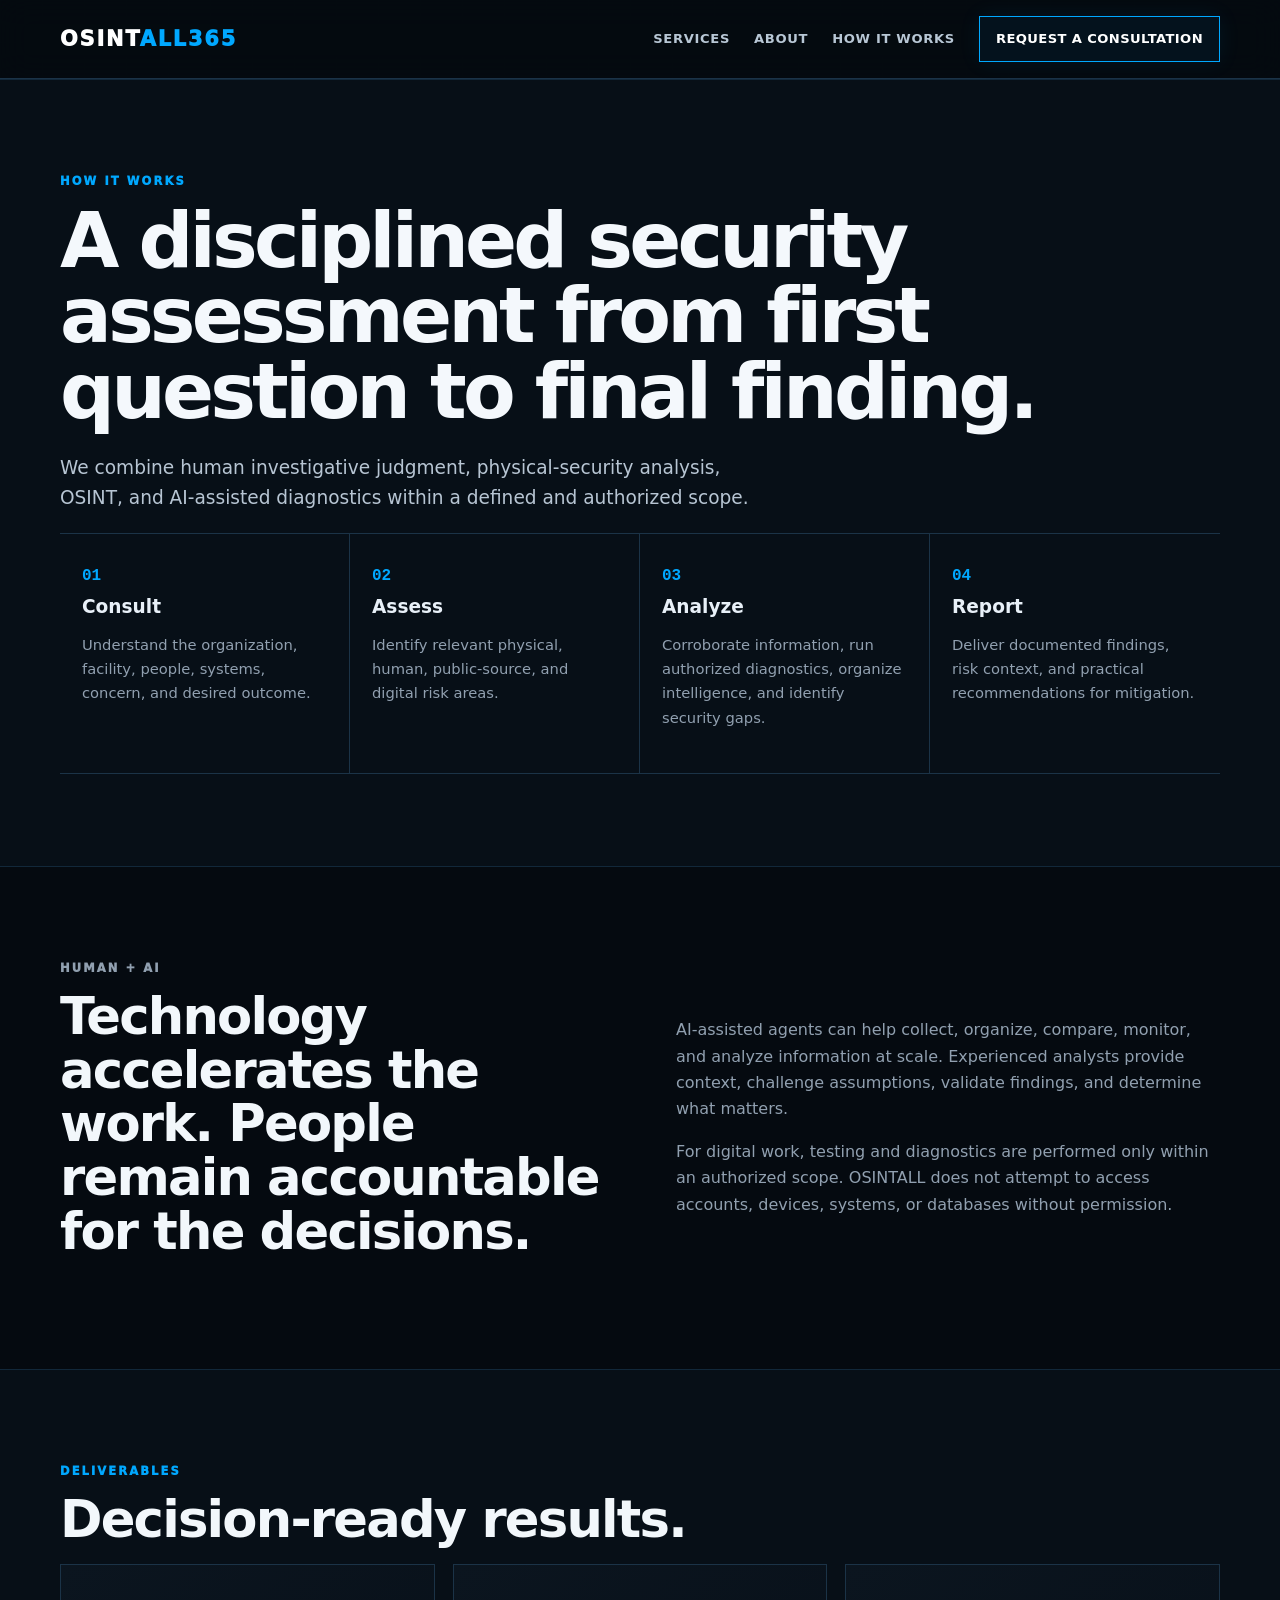
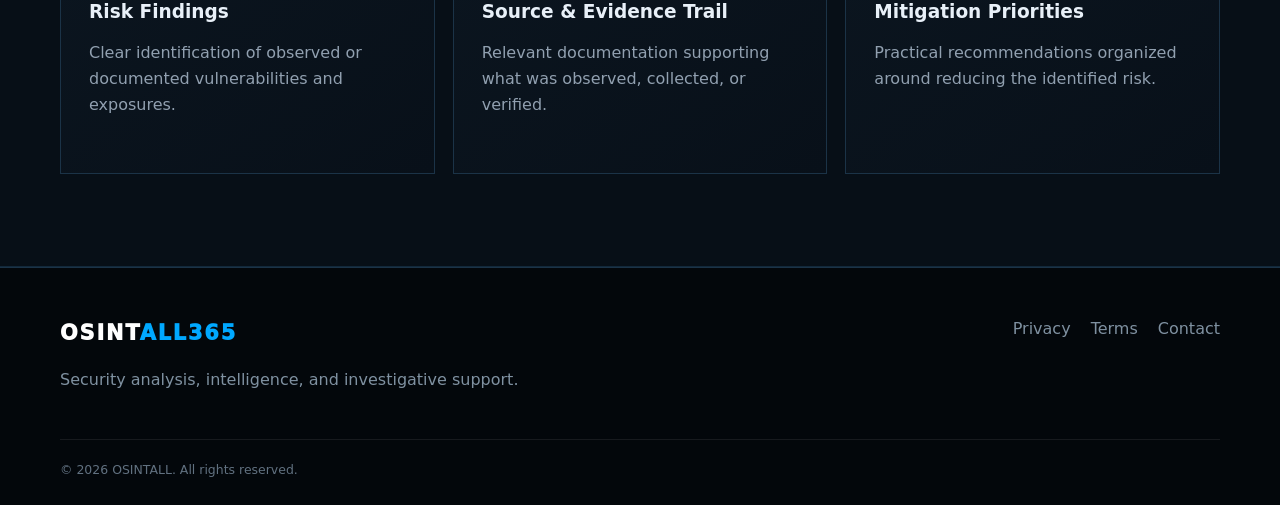
<file: how-it-works.html>
<!doctype html><html lang="en"><head><meta charset="utf-8"><meta name="viewport" content="width=device-width,initial-scale=1"><meta name="description" content="How OSINTALL conducts business security assessments and investigative engagements."><title>How It Works | OSINTALL365</title><link rel="stylesheet" href="styles.css"></head><body><header class="site-header"><div class="container nav-wrap"><a class="brand" href="index.html">OSINT<span>ALL365</span></a><nav><a href="services.html">Services</a><a href="about.html">About</a><a href="how-it-works.html">How It Works</a><a class="nav-cta" href="contact.html">Request a Consultation</a></nav></div></header><main><section class="section section-dark"><div class="container"><p class="eyebrow">HOW IT WORKS</p><h1>A disciplined security assessment from first question to final finding.</h1><p class="lead">We combine human investigative judgment, physical-security analysis, OSINT, and AI-assisted diagnostics within a defined and authorized scope.</p><div class="process-grid"><article class="process-step"><span>01</span><h3>Consult</h3><p>Understand the organization, facility, people, systems, concern, and desired outcome.</p></article><article class="process-step"><span>02</span><h3>Assess</h3><p>Identify relevant physical, human, public-source, and digital risk areas.</p></article><article class="process-step"><span>03</span><h3>Analyze</h3><p>Corroborate information, run authorized diagnostics, organize intelligence, and identify security gaps.</p></article><article class="process-step"><span>04</span><h3>Report</h3><p>Deliver documented findings, risk context, and practical recommendations for mitigation.</p></article></div></div></section><section class="section"><div class="container split"><div><p class="eyebrow">HUMAN + AI</p><h2>Technology accelerates the work. People remain accountable for the decisions.</h2></div><div><p>AI-assisted agents can help collect, organize, compare, monitor, and analyze information at scale. Experienced analysts provide context, challenge assumptions, validate findings, and determine what matters.</p><p>For digital work, testing and diagnostics are performed only within an authorized scope. OSINTALL does not attempt to access accounts, devices, systems, or databases without permission.</p></div></div></section><section class="section section-dark"><div class="container"><p class="eyebrow">DELIVERABLES</p><h2>Decision-ready results.</h2><div class="cards three"><article class="card"><h3>Risk Findings</h3><p>Clear identification of observed or documented vulnerabilities and exposures.</p></article><article class="card"><h3>Source & Evidence Trail</h3><p>Relevant documentation supporting what was observed, collected, or verified.</p></article><article class="card"><h3>Mitigation Priorities</h3><p>Practical recommendations organized around reducing the identified risk.</p></article></div></div></section></main><footer class="site-footer"><div class="container footer-grid"><div><a class="brand" href="index.html">OSINT<span>ALL365</span></a><p>Security analysis, intelligence, and investigative support.</p></div><div><a href="privacy.html">Privacy</a><a href="terms.html">Terms</a><a href="contact.html">Contact</a></div></div><div class="container copyright">© 2026 OSINTALL. All rights reserved.</div></footer></body></html>
</file>
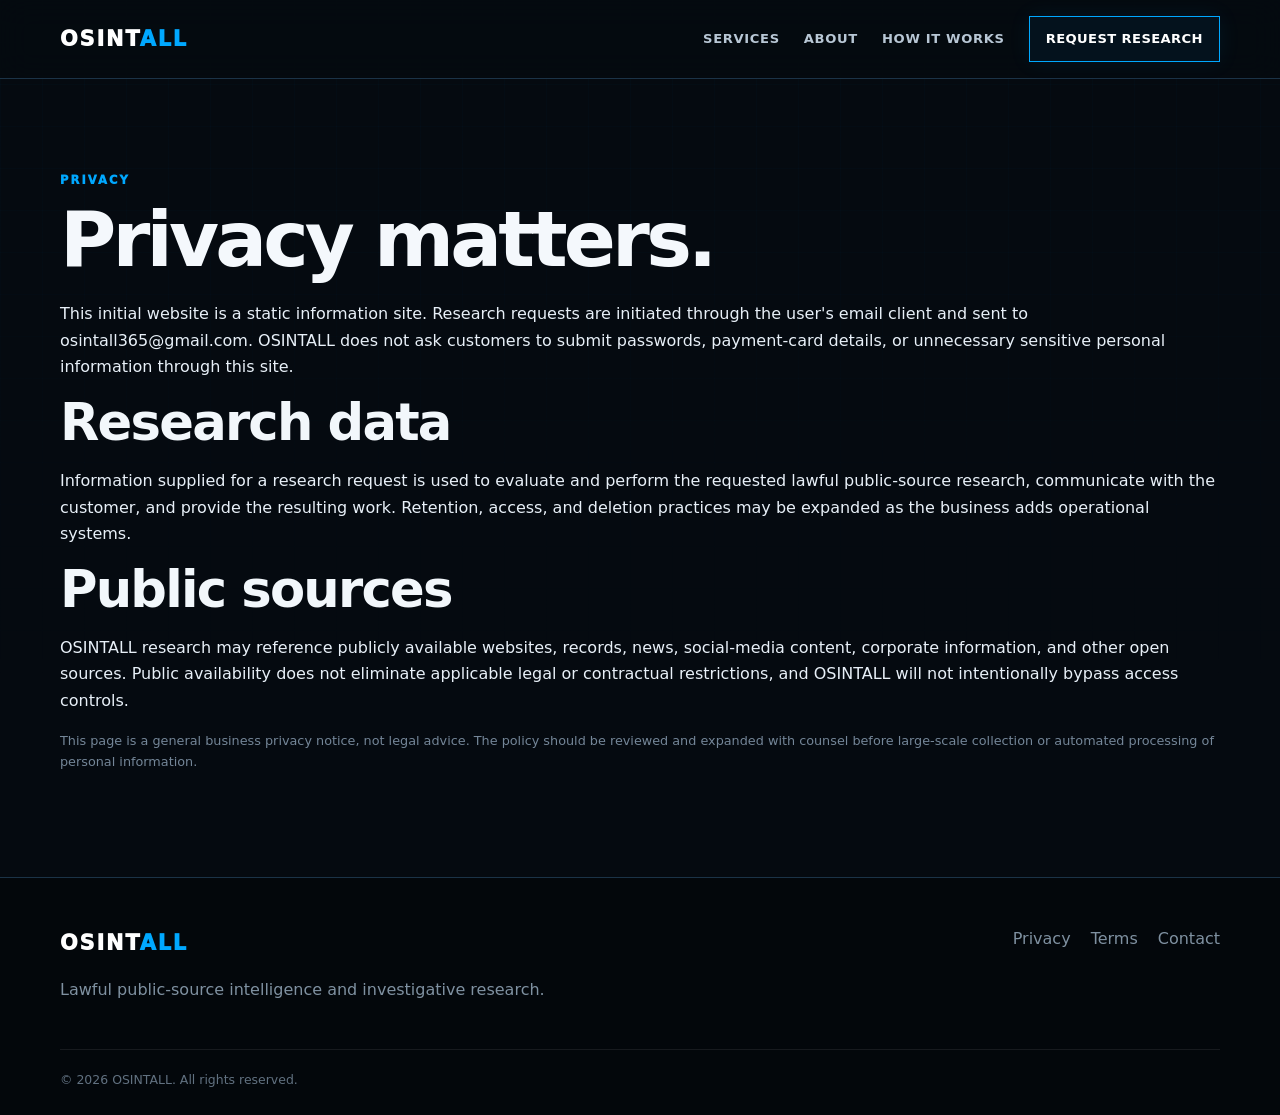
<file: privacy.html>
<!doctype html><html lang="en"><head><meta charset="utf-8"><meta name="viewport" content="width=device-width,initial-scale=1"><title>Privacy | OSINTALL</title><link rel="stylesheet" href="styles.css"></head><body><header class="site-header"><div class="container nav-wrap"><a class="brand" href="index.html">OSINT<span>ALL</span></a><nav><a href="services.html">Services</a><a href="about.html">About</a><a href="how-it-works.html">How It Works</a><a class="nav-cta" href="contact.html">Request Research</a></nav></div></header><main><section class="section"><div class="container"><p class="eyebrow">PRIVACY</p><h1>Privacy matters.</h1><p>This initial website is a static information site. Research requests are initiated through the user's email client and sent to osintall365@gmail.com. OSINTALL does not ask customers to submit passwords, payment-card details, or unnecessary sensitive personal information through this site.</p><h2>Research data</h2><p>Information supplied for a research request is used to evaluate and perform the requested lawful public-source research, communicate with the customer, and provide the resulting work. Retention, access, and deletion practices may be expanded as the business adds operational systems.</p><h2>Public sources</h2><p>OSINTALL research may reference publicly available websites, records, news, social-media content, corporate information, and other open sources. Public availability does not eliminate applicable legal or contractual restrictions, and OSINTALL will not intentionally bypass access controls.</p><p class="note">This page is a general business privacy notice, not legal advice. The policy should be reviewed and expanded with counsel before large-scale collection or automated processing of personal information.</p></div></section></main><footer class="site-footer"><div class="container footer-grid"><div><a class="brand" href="index.html">OSINT<span>ALL</span></a><p>Lawful public-source intelligence and investigative research.</p></div><div><a href="privacy.html">Privacy</a><a href="terms.html">Terms</a><a href="contact.html">Contact</a></div></div><div class="container copyright">© 2026 OSINTALL. All rights reserved.</div></footer></body></html>
</file>
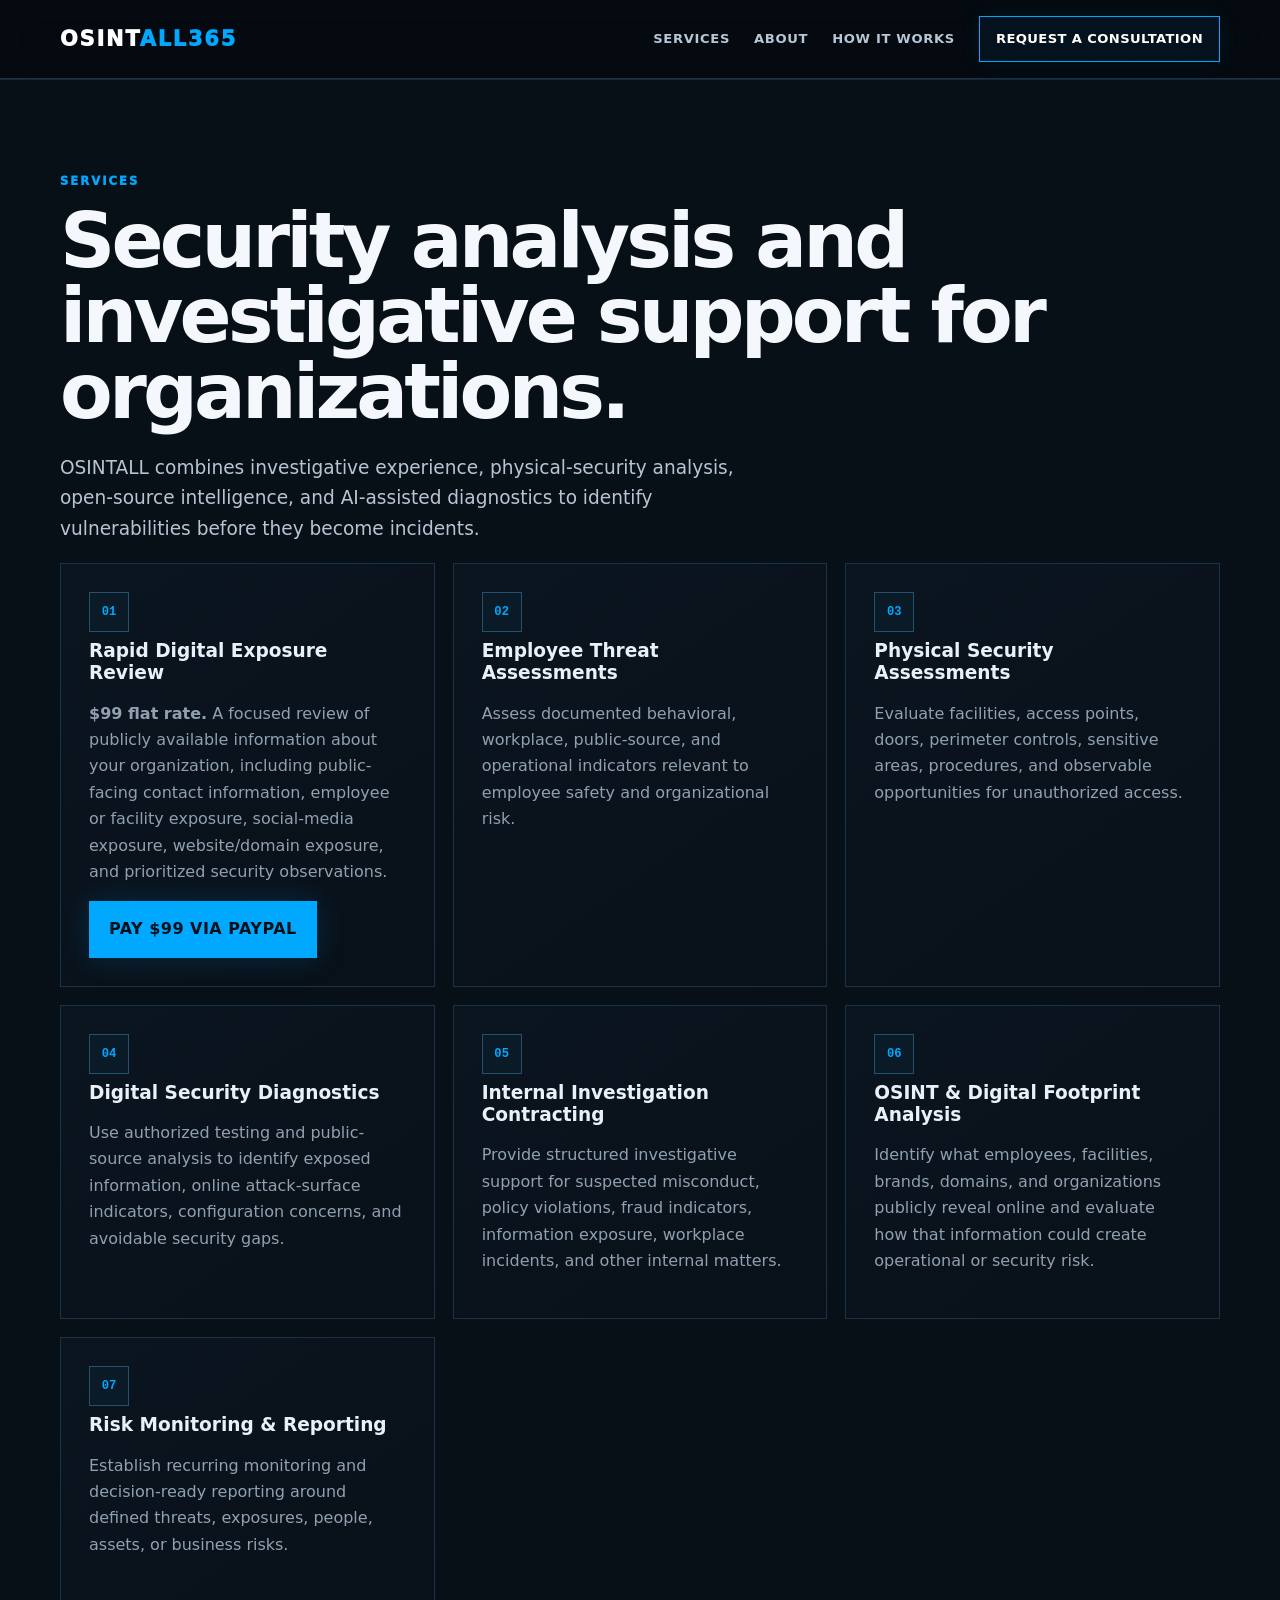
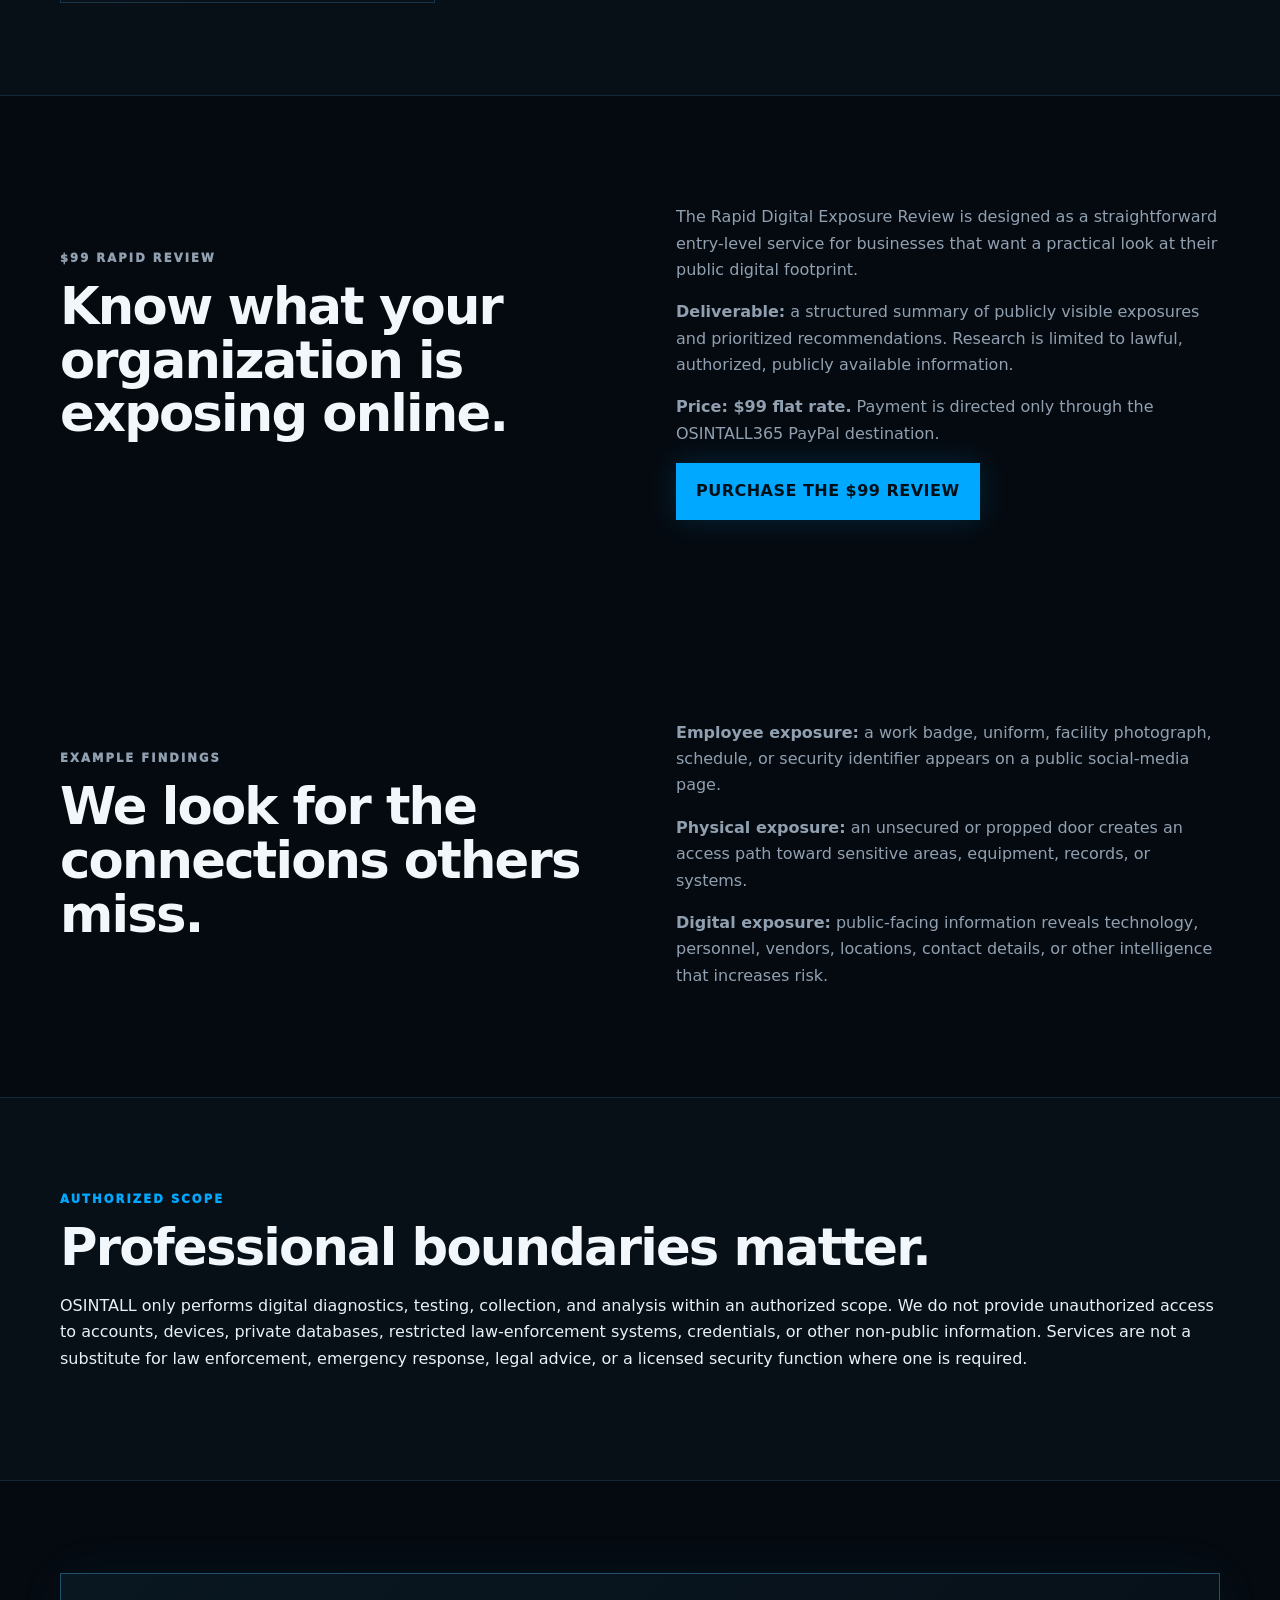
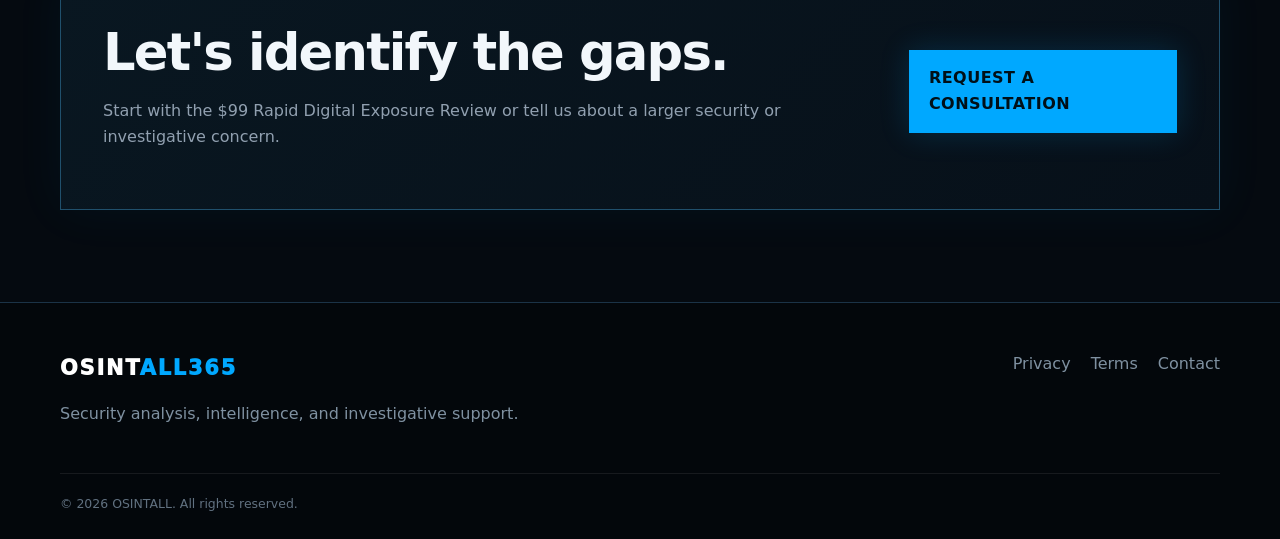
<file: services.html>
<!doctype html><html lang="en"><head><meta charset="utf-8"><meta name="viewport" content="width=device-width,initial-scale=1"><meta name="description" content="OSINTALL365 security analysis, threat assessment, physical security support, digital diagnostics, and internal investigation contracting."><title>Services | OSINTALL365</title><link rel="stylesheet" href="styles.css"></head><body><header class="site-header"><div class="container nav-wrap"><a class="brand" href="index.html">OSINT<span>ALL365</span></a><nav><a href="services.html">Services</a><a href="about.html">About</a><a href="how-it-works.html">How It Works</a><a class="nav-cta" href="contact.html">Request a Consultation</a></nav></div></header><main><section class="section section-dark"><div class="container"><p class="eyebrow">SERVICES</p><h1>Security analysis and investigative support for organizations.</h1><p class="lead">OSINTALL combines investigative experience, physical-security analysis, open-source intelligence, and AI-assisted diagnostics to identify vulnerabilities before they become incidents.</p><div class="cards three"><article class="card"><span class="icon">01</span><h3>Rapid Digital Exposure Review</h3><p><strong>$99 flat rate.</strong> A focused review of publicly available information about your organization, including public-facing contact information, employee or facility exposure, social-media exposure, website/domain exposure, and prioritized security observations.</p><a class="button primary" href="https://www.paypal.me/OSINTALL365" target="_blank" rel="noopener">Pay $99 via PayPal</a></article><article class="card"><span class="icon">02</span><h3>Employee Threat Assessments</h3><p>Assess documented behavioral, workplace, public-source, and operational indicators relevant to employee safety and organizational risk.</p></article><article class="card"><span class="icon">03</span><h3>Physical Security Assessments</h3><p>Evaluate facilities, access points, doors, perimeter controls, sensitive areas, procedures, and observable opportunities for unauthorized access.</p></article><article class="card"><span class="icon">04</span><h3>Digital Security Diagnostics</h3><p>Use authorized testing and public-source analysis to identify exposed information, online attack-surface indicators, configuration concerns, and avoidable security gaps.</p></article><article class="card"><span class="icon">05</span><h3>Internal Investigation Contracting</h3><p>Provide structured investigative support for suspected misconduct, policy violations, fraud indicators, information exposure, workplace incidents, and other internal matters.</p></article><article class="card"><span class="icon">06</span><h3>OSINT &amp; Digital Footprint Analysis</h3><p>Identify what employees, facilities, brands, domains, and organizations publicly reveal online and evaluate how that information could create operational or security risk.</p></article><article class="card"><span class="icon">07</span><h3>Risk Monitoring &amp; Reporting</h3><p>Establish recurring monitoring and decision-ready reporting around defined threats, exposures, people, assets, or business risks.</p></article></div></div></section><section class="section"><div class="container split"><div><p class="eyebrow">$99 RAPID REVIEW</p><h2>Know what your organization is exposing online.</h2></div><div><p>The Rapid Digital Exposure Review is designed as a straightforward entry-level service for businesses that want a practical look at their public digital footprint.</p><p><strong>Deliverable:</strong> a structured summary of publicly visible exposures and prioritized recommendations. Research is limited to lawful, authorized, publicly available information.</p><p><strong>Price: $99 flat rate.</strong> Payment is directed only through the OSINTALL365 PayPal destination.</p><a class="button primary" href="https://www.paypal.me/OSINTALL365" target="_blank" rel="noopener">Purchase the $99 Review</a></div></div></section><section class="section"><div class="container split"><div><p class="eyebrow">EXAMPLE FINDINGS</p><h2>We look for the connections others miss.</h2></div><div><p><strong>Employee exposure:</strong> a work badge, uniform, facility photograph, schedule, or security identifier appears on a public social-media page.</p><p><strong>Physical exposure:</strong> an unsecured or propped door creates an access path toward sensitive areas, equipment, records, or systems.</p><p><strong>Digital exposure:</strong> public-facing information reveals technology, personnel, vendors, locations, contact details, or other intelligence that increases risk.</p></div></div></section><section class="section section-dark"><div class="container"><p class="eyebrow">AUTHORIZED SCOPE</p><h2>Professional boundaries matter.</h2><p>OSINTALL only performs digital diagnostics, testing, collection, and analysis within an authorized scope. We do not provide unauthorized access to accounts, devices, private databases, restricted law-enforcement systems, credentials, or other non-public information. Services are not a substitute for law enforcement, emergency response, legal advice, or a licensed security function where one is required.</p></div></section><section class="section"><div class="container cta-panel"><div><h2>Let's identify the gaps.</h2><p>Start with the $99 Rapid Digital Exposure Review or tell us about a larger security or investigative concern.</p></div><a class="button primary" href="contact.html">Request a Consultation</a></div></section></main><footer class="site-footer"><div class="container footer-grid"><div><a class="brand" href="index.html">OSINT<span>ALL365</span></a><p>Security analysis, intelligence, and investigative support.</p></div><div><a href="privacy.html">Privacy</a><a href="terms.html">Terms</a><a href="contact.html">Contact</a></div></div><div class="container copyright">© 2026 OSINTALL. All rights reserved.</div></footer></body></html>
</file>
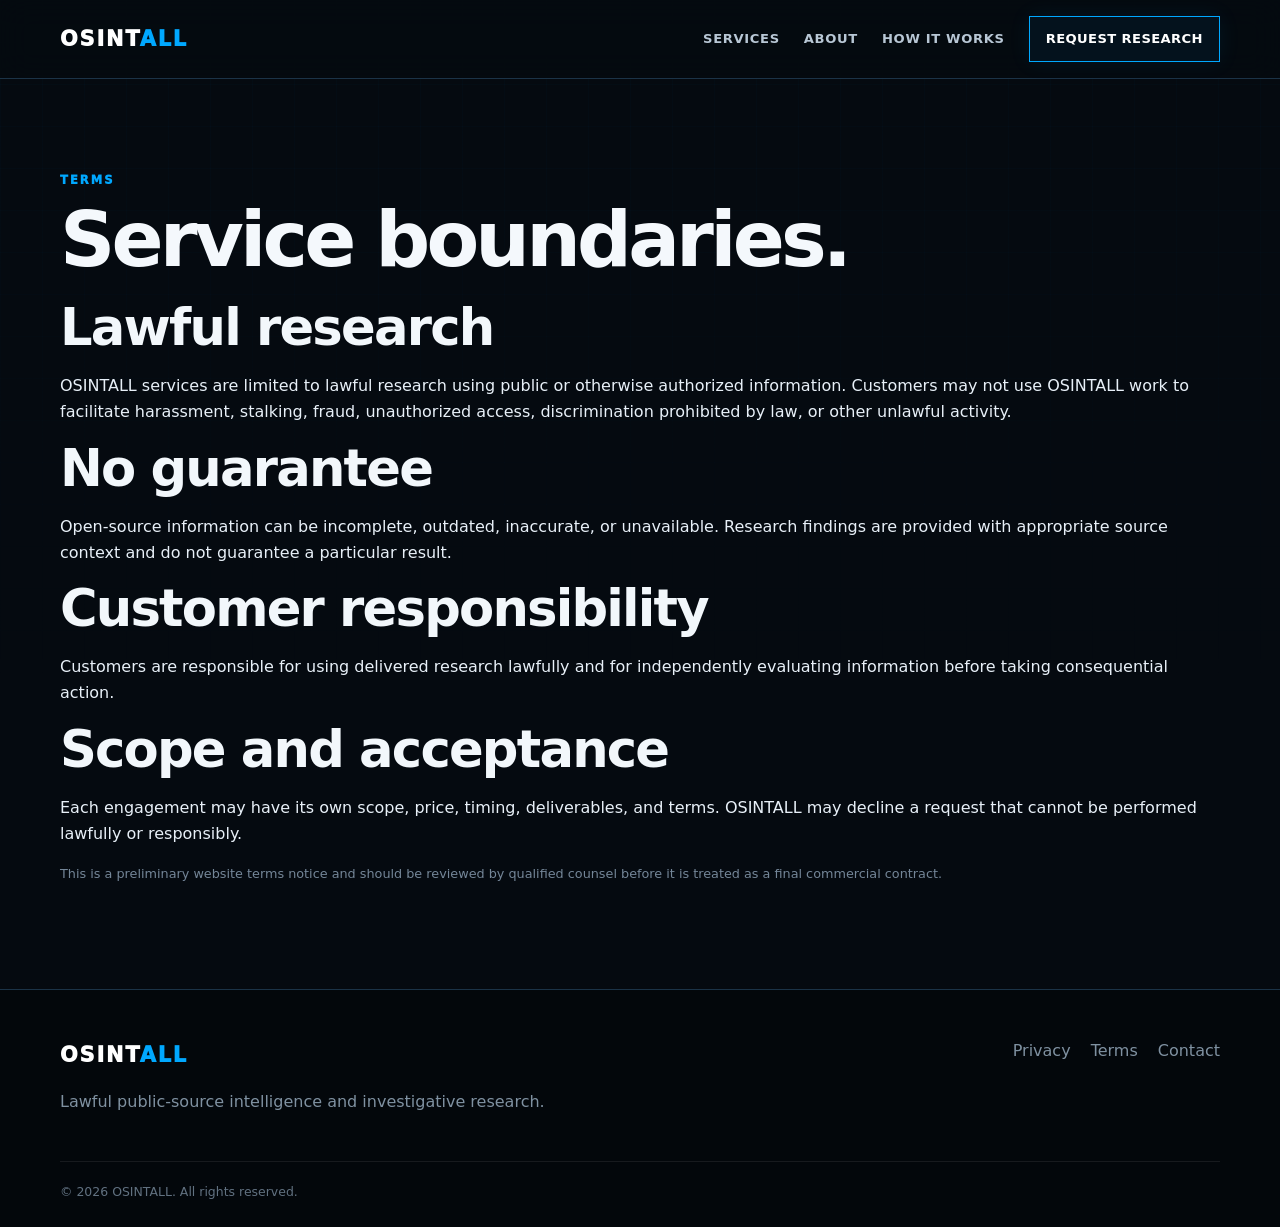
<file: terms.html>
<!doctype html><html lang="en"><head><meta charset="utf-8"><meta name="viewport" content="width=device-width,initial-scale=1"><title>Terms | OSINTALL</title><link rel="stylesheet" href="styles.css"></head><body><header class="site-header"><div class="container nav-wrap"><a class="brand" href="index.html">OSINT<span>ALL</span></a><nav><a href="services.html">Services</a><a href="about.html">About</a><a href="how-it-works.html">How It Works</a><a class="nav-cta" href="contact.html">Request Research</a></nav></div></header><main><section class="section"><div class="container"><p class="eyebrow">TERMS</p><h1>Service boundaries.</h1><h2>Lawful research</h2><p>OSINTALL services are limited to lawful research using public or otherwise authorized information. Customers may not use OSINTALL work to facilitate harassment, stalking, fraud, unauthorized access, discrimination prohibited by law, or other unlawful activity.</p><h2>No guarantee</h2><p>Open-source information can be incomplete, outdated, inaccurate, or unavailable. Research findings are provided with appropriate source context and do not guarantee a particular result.</p><h2>Customer responsibility</h2><p>Customers are responsible for using delivered research lawfully and for independently evaluating information before taking consequential action.</p><h2>Scope and acceptance</h2><p>Each engagement may have its own scope, price, timing, deliverables, and terms. OSINTALL may decline a request that cannot be performed lawfully or responsibly.</p><p class="note">This is a preliminary website terms notice and should be reviewed by qualified counsel before it is treated as a final commercial contract.</p></div></section></main><footer class="site-footer"><div class="container footer-grid"><div><a class="brand" href="index.html">OSINT<span>ALL</span></a><p>Lawful public-source intelligence and investigative research.</p></div><div><a href="privacy.html">Privacy</a><a href="terms.html">Terms</a><a href="contact.html">Contact</a></div></div><div class="container copyright">© 2026 OSINTALL. All rights reserved.</div></footer></body></html>
</file>
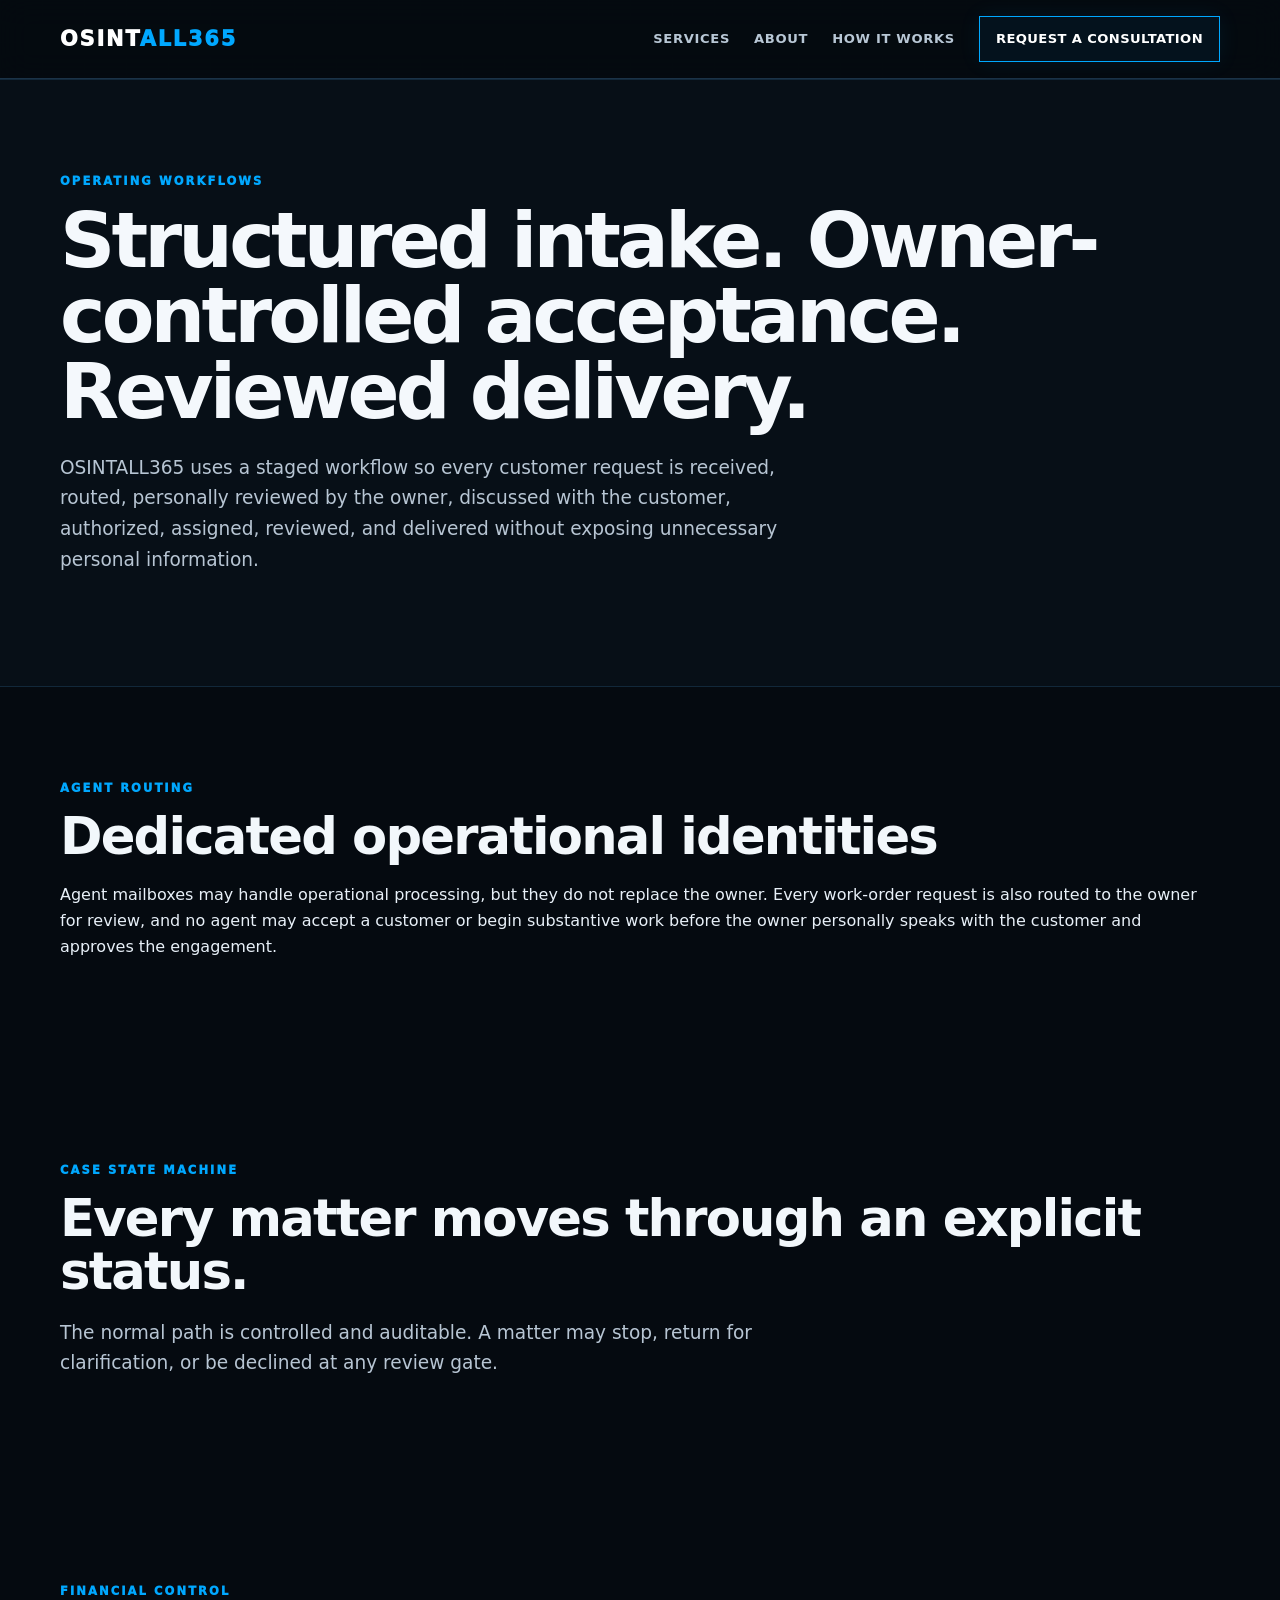
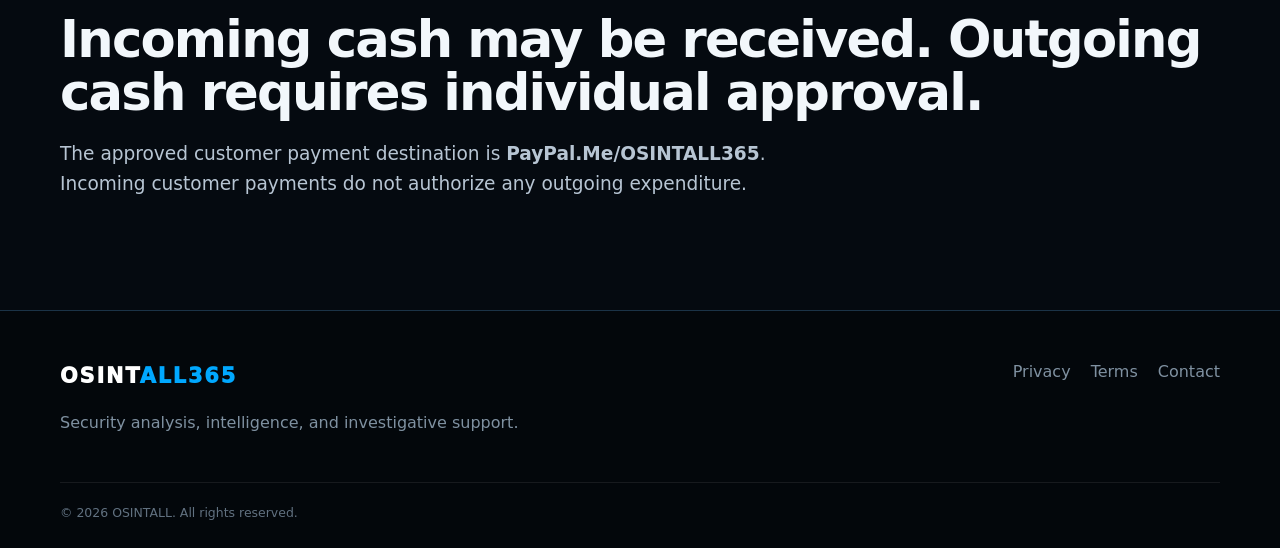
<file: workflows.html>
<!doctype html><html lang="en"><head><meta charset="utf-8"><meta name="viewport" content="width=device-width,initial-scale=1"><meta name="description" content="OSINTALL365 operating workflow framework."><meta name="robots" content="noindex,nofollow,noarchive"><meta name="googlebot" content="noindex,nofollow,noarchive"><title>Operating Workflows | OSINTALL365</title><link rel="stylesheet" href="styles.css"></head><body><header class="site-header"><div class="container nav-wrap"><a class="brand" href="index.html">OSINT<span>ALL365</span></a><nav><a href="services.html">Services</a><a href="about.html">About</a><a href="how-it-works.html">How It Works</a><a class="nav-cta" href="contact.html">Request a Consultation</a></nav></div></header><main><section class="section section-dark"><div class="container"><p class="eyebrow">OPERATING WORKFLOWS</p><h1>Structured intake. Owner-controlled acceptance. Reviewed delivery.</h1><p class="lead">OSINTALL365 uses a staged workflow so every customer request is received, routed, personally reviewed by the owner, discussed with the customer, authorized, assigned, reviewed, and delivered without exposing unnecessary personal information.</p></div></section><section class="section"><div class="container"><p class="eyebrow">AGENT ROUTING</p><h2>Dedicated operational identities</h2><p>Agent mailboxes may handle operational processing, but they do not replace the owner. Every work-order request is also routed to the owner for review, and no agent may accept a customer or begin substantive work before the owner personally speaks with the customer and approves the engagement.</p></div></section><section class="section"><div class="container"><p class="eyebrow">CASE STATE MACHINE</p><h2>Every matter moves through an explicit status.</h2><p class="lead">The normal path is controlled and auditable. A matter may stop, return for clarification, or be declined at any review gate.</p></div></section><section class="section"><div class="container"><p class="eyebrow">FINANCIAL CONTROL</p><h2>Incoming cash may be received. Outgoing cash requires individual approval.</h2><p class="lead">The approved customer payment destination is <strong>PayPal.Me/OSINTALL365</strong>. Incoming customer payments do not authorize any outgoing expenditure.</p></div></section></main><footer class="site-footer"><div class="container footer-grid"><div><a class="brand" href="index.html">OSINT<span>ALL365</span></a><p>Security analysis, intelligence, and investigative support.</p></div><div><a href="privacy.html">Privacy</a><a href="terms.html">Terms</a><a href="contact.html">Contact</a></div></div><div class="container copyright">© 2026 OSINTALL. All rights reserved.</div></footer></body></html>
</file>
<file: styles.css>
:root{--bg:#050a10;--panel:#0a121b;--panel2:#0d1823;--text:#e8f0f8;--muted:#91a0b0;--line:#1b3347;--accent:#00a8ff;--accent2:#0076c8;--glow:rgba(0,168,255,.18)}*{box-sizing:border-box}html{scroll-behavior:smooth}body{margin:0;font-family:Inter,ui-sans-serif,system-ui,-apple-system,BlinkMacSystemFont,"Segoe UI",sans-serif;color:var(--text);background:var(--bg);line-height:1.65}body:before{content:"";position:fixed;inset:0;pointer-events:none;background:linear-gradient(rgba(0,168,255,.025) 1px,transparent 1px),linear-gradient(90deg,rgba(0,168,255,.025) 1px,transparent 1px);background-size:42px 42px;mask-image:linear-gradient(to bottom,black,transparent 80%);z-index:-1}a{color:inherit;text-decoration:none}.container{width:min(1160px,calc(100% - 40px));margin:auto}.site-header{position:sticky;top:0;z-index:20;background:rgba(5,10,16,.9);backdrop-filter:blur(16px);border-bottom:1px solid var(--line)}.nav-wrap{min-height:78px;display:flex;align-items:center;justify-content:space-between;gap:24px}.brand{font-size:1.3rem;font-weight:950;letter-spacing:.09em;color:#fff}.brand span{color:var(--accent)}nav{display:flex;align-items:center;gap:24px;font-size:.82rem;font-weight:800;text-transform:uppercase;letter-spacing:.05em}nav a:not(.nav-cta){color:#b8c7d5}nav a:not(.nav-cta):hover,.text-link:hover{color:var(--accent)}.nav-cta,.button{display:inline-flex;align-items:center;justify-content:center;font-weight:900;letter-spacing:.03em;text-transform:uppercase}.nav-cta{border:1px solid var(--accent);color:#fff;padding:11px 16px;background:rgba(0,168,255,.06);box-shadow:0 0 22px rgba(0,168,255,.08)}.hero{position:relative;overflow:hidden;min-height:680px;display:flex;align-items:center;background:radial-gradient(circle at 82% 40%,rgba(0,126,200,.15),transparent 34%),linear-gradient(135deg,#050b12,#07111a 55%,#04080d);border-bottom:1px solid var(--line)}.digital-grid{position:absolute;inset:0;opacity:.35;background:linear-gradient(90deg,transparent 0 49%,rgba(0,168,255,.05) 50%,transparent 51%),linear-gradient(0deg,transparent 0 49%,rgba(0,168,255,.04) 50%,transparent 51%);background-size:120px 120px}.hero:after{content:"OSINTALL365 // INTELLIGENCE // ANALYSIS // ACTION";position:absolute;right:-50px;bottom:36px;color:rgba(0,168,255,.13);font:900 12px/1 monospace;letter-spacing:.3em;transform:rotate(-90deg)}.hero-grid{position:relative;z-index:1;display:grid;grid-template-columns:1.02fr .98fr;gap:48px;align-items:center;padding:82px 0}.hero-copy{max-width:700px}.eyebrow{font-size:.72rem;letter-spacing:.18em;font-weight:950;color:var(--accent);margin:0 0 12px;text-transform:uppercase}h1{font-size:clamp(2.8rem,6vw,5.4rem);line-height:.98;letter-spacing:-.05em;margin:12px 0 24px;color:#f4f8fc}h1 span{display:block;color:var(--accent)}h2{font-size:clamp(2rem,4vw,3.25rem);line-height:1.05;letter-spacing:-.035em;margin:10px 0 18px;color:#f2f7fb}h3{margin:8px 0;font-size:1.16rem;line-height:1.2}.lead{font-size:1.16rem;color:#b7c5d3;max-width:720px}.actions{display:flex;flex-wrap:wrap;gap:12px;margin:32px 0 16px}.button{padding:14px 19px;border:1px solid transparent;min-height:48px}.button.primary{background:var(--accent);color:#001018;box-shadow:0 0 30px rgba(0,168,255,.18)}.button.primary:hover{background:#38baff}.button.secondary{border-color:#31536b;background:rgba(10,18,27,.8);color:#dbe8f2}.note{font-size:.8rem;color:#748698}.hero-visual{border:1px solid #21445e;border-radius:18px;overflow:hidden;background:#06111a;box-shadow:0 24px 70px rgba(0,0,0,.38),0 0 45px rgba(0,168,255,.08)}.hero-visual img{display:block;width:100%;height:auto}.trust-strip{background:#07121b;border-bottom:1px solid var(--line);border-top:1px solid #102a3c}.trust-grid{display:grid;grid-template-columns:repeat(4,1fr);gap:0}.trust-grid>div{padding:24px 20px;border-right:1px solid var(--line)}.trust-grid>div:last-child{border-right:0}.trust-grid strong{display:block;color:var(--accent);font:900 .7rem/1.2 monospace;letter-spacing:.12em}.trust-grid span{display:block;color:#9fb2c1;font-size:.82rem;margin-top:6px}.section{padding:92px 0}.section-dark{background:#070f17;border-top:1px solid #12283a;border-bottom:1px solid #12283a}.section-accent{background:radial-gradient(circle at 50% 0,rgba(0,168,255,.09),transparent 45%),#050a10}.section-heading{max-width:820px;margin-bottom:40px}.section-heading>p:last-child{color:var(--muted)}.cards{display:grid;gap:18px}.cards.three{grid-template-columns:repeat(3,1fr)}.card{border:1px solid var(--line);background:linear-gradient(145deg,#0b151f,#081019);padding:28px;min-height:210px;position:relative;transition:.2s}.card:hover{border-color:#28607f;transform:translateY(-2px);box-shadow:0 16px 40px rgba(0,0,0,.28)}.icon{display:inline-grid;place-items:center;width:40px;height:40px;border:1px solid #23516d;color:var(--accent);font:900 .76rem monospace;background:rgba(0,168,255,.04)}.card p,.split p,.cta-panel p,.visual-copy p{color:var(--muted)}.risk-tag{display:block;font:800 .62rem monospace;letter-spacing:.13em;color:var(--accent);margin-bottom:16px}.split{display:grid;grid-template-columns:1fr 1fr;gap:72px;align-items:center}.text-link{font-weight:900;color:#dff5ff}.visual-feature{padding:86px 0;background:#050b11;border-top:1px solid #10283a;border-bottom:1px solid #10283a}.dark-feature{background:#07111a}.visual-grid{display:grid;grid-template-columns:1fr 1fr;gap:64px;align-items:center}.visual-grid.reverse .visual-copy{order:2}.visual-grid.reverse .visual-card{order:1}.visual-copy{max-width:560px}.visual-copy .button{margin-top:14px}.visual-card{border:1px solid #1d4a65;border-radius:18px;overflow:hidden;background:#06111a;box-shadow:0 22px 60px rgba(0,0,0,.28)}.visual-card img{display:block;width:100%;height:auto}.process-grid{display:grid;grid-template-columns:repeat(4,1fr);gap:0;border-top:1px solid var(--line);border-bottom:1px solid var(--line)}.process-step{padding:28px 22px;border-right:1px solid var(--line)}.process-step:last-child{border-right:0}.process-step span{font:900 1rem monospace;color:var(--accent)}.process-step p{color:var(--muted);font-size:.92rem}.cta-panel{border:1px solid #20506c;padding:42px;display:flex;align-items:center;justify-content:space-between;gap:30px;background:linear-gradient(135deg,#091721,#071019);box-shadow:0 0 50px rgba(0,168,255,.05)}.site-footer{background:#03070b;color:#7f91a1;padding:48px 0 24px;border-top:1px solid var(--line)}.footer-grid{display:flex;justify-content:space-between;gap:30px}.footer-grid>div:last-child{display:flex;gap:20px;flex-wrap:wrap}.footer-grid .brand{color:#fff}.copyright{border-top:1px solid rgba(255,255,255,.08);margin-top:30px;padding-top:20px;font-size:.78rem;color:#617180}.intake-form{display:grid;gap:14px;margin-top:28px}.intake-form label{display:grid;gap:7px;font-size:.78rem;font-weight:800;letter-spacing:.04em;color:#c9d7e4;text-transform:uppercase}.intake-form input,.intake-form select,.intake-form textarea{width:100%;border:1px solid #23445a;background:#07111a;color:#eef7ff;padding:12px 13px;border-radius:2px;font:inherit;text-transform:none;letter-spacing:normal}.intake-form textarea{min-height:110px;resize:vertical}.intake-form input:focus,.intake-form select:focus,.intake-form textarea:focus{outline:2px solid rgba(0,168,255,.35);border-color:var(--accent)}.intake-form .checkbox{display:flex;grid-template-columns:none;flex-direction:row;align-items:flex-start;gap:10px;text-transform:none;font-size:.82rem;font-weight:500;letter-spacing:normal;color:#9fb0c0}.intake-form .checkbox input{width:auto;margin-top:5px;accent-color:var(--accent)}@media(max-width:800px){nav a:not(.nav-cta){display:none}.nav-wrap{min-height:68px}.hero{min-height:auto}.hero-grid,.split,.cards.three,.visual-grid{grid-template-columns:1fr;gap:28px}.hero-grid{padding:58px 0}.section{padding:68px 0}.visual-feature{padding:64px 0}.visual-grid.reverse .visual-copy,.visual-grid.reverse .visual-card{order:initial}.trust-grid{grid-template-columns:1fr 1fr}.trust-grid>div:nth-child(2){border-right:0}.trust-grid>div:nth-child(3){border-top:1px solid var(--line)}.trust-grid>div:nth-child(4){border-top:1px solid var(--line);border-right:0}.process-grid{grid-template-columns:1fr}.process-step{border-right:0;border-bottom:1px solid var(--line)}.process-step:last-child{border-bottom:0}.cta-panel,.footer-grid{flex-direction:column;align-items:flex-start}.hero:after{display:none}}@media(max-width:520px){.trust-grid{grid-template-columns:1fr}.trust-grid>div{border-right:0!important;border-top:1px solid var(--line)}.trust-grid>div:first-child{border-top:0}.container{width:min(100% - 28px,1160px)}}
</file>
